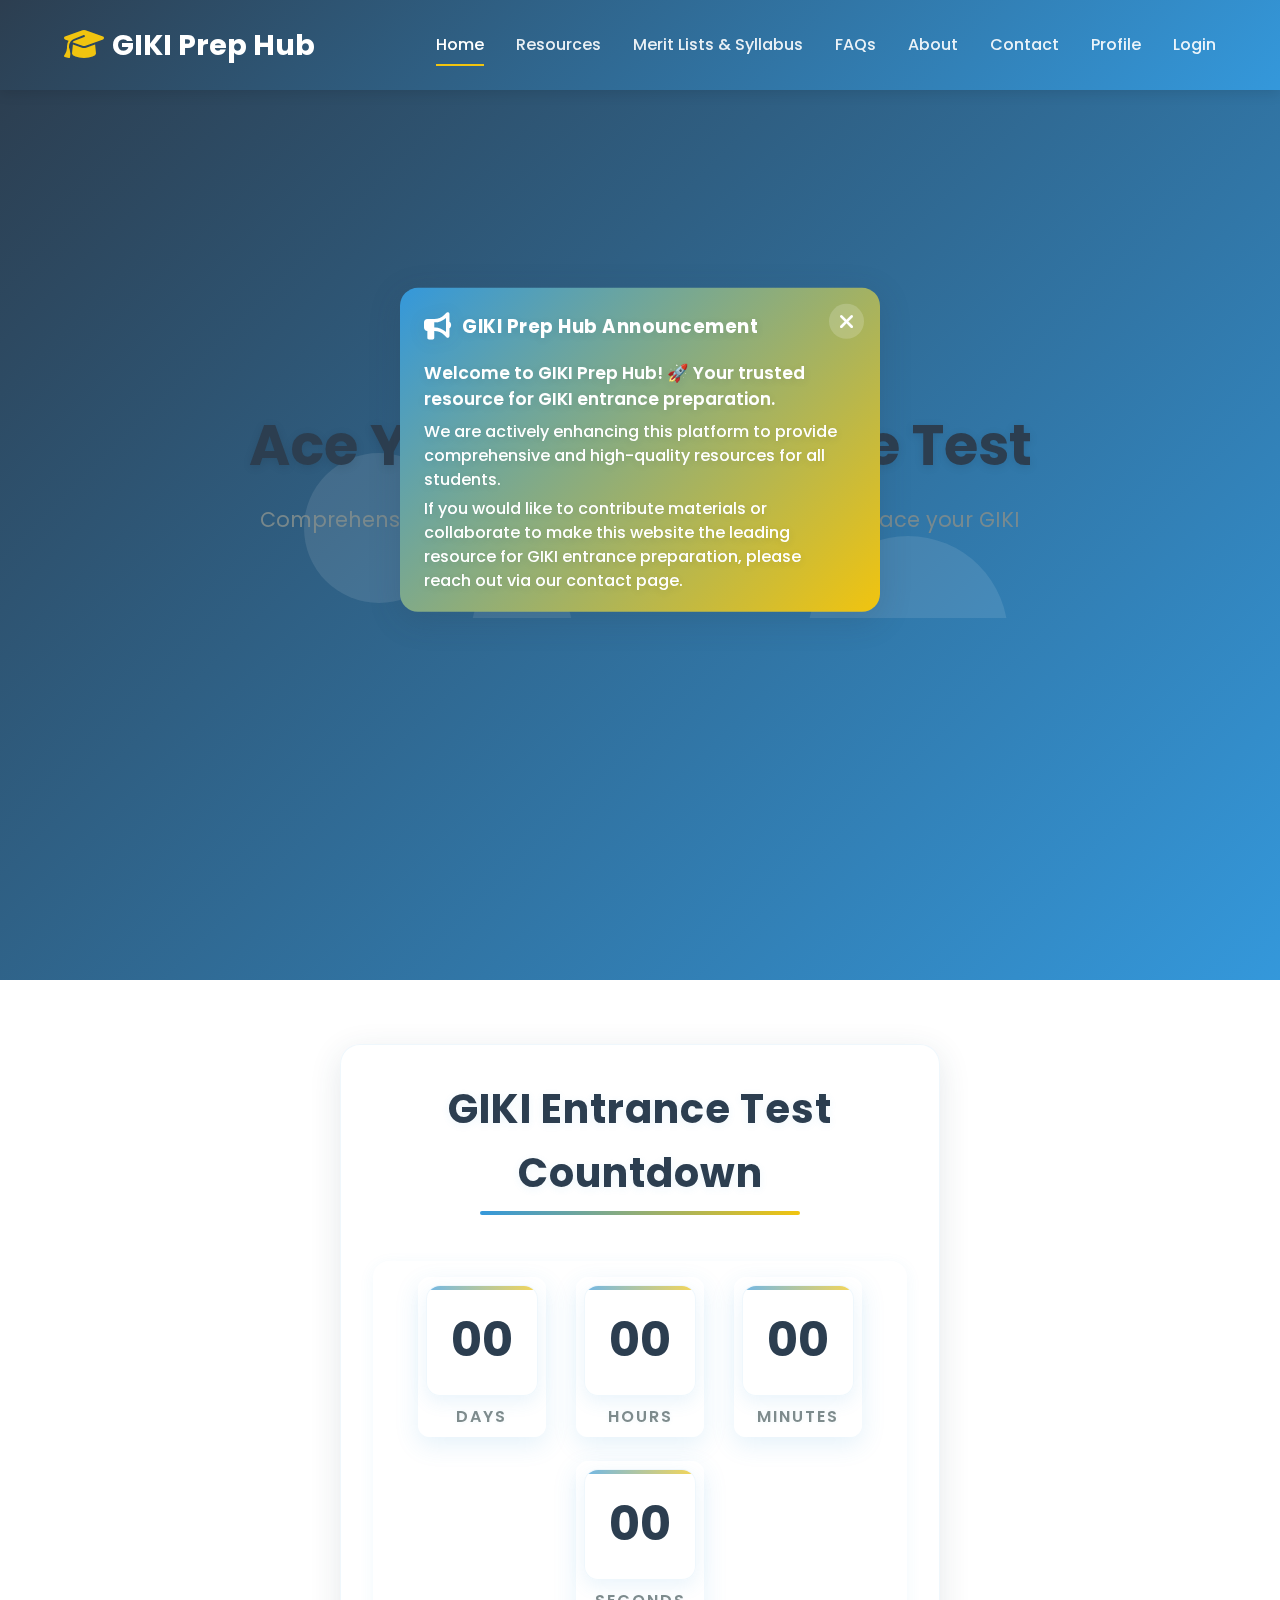
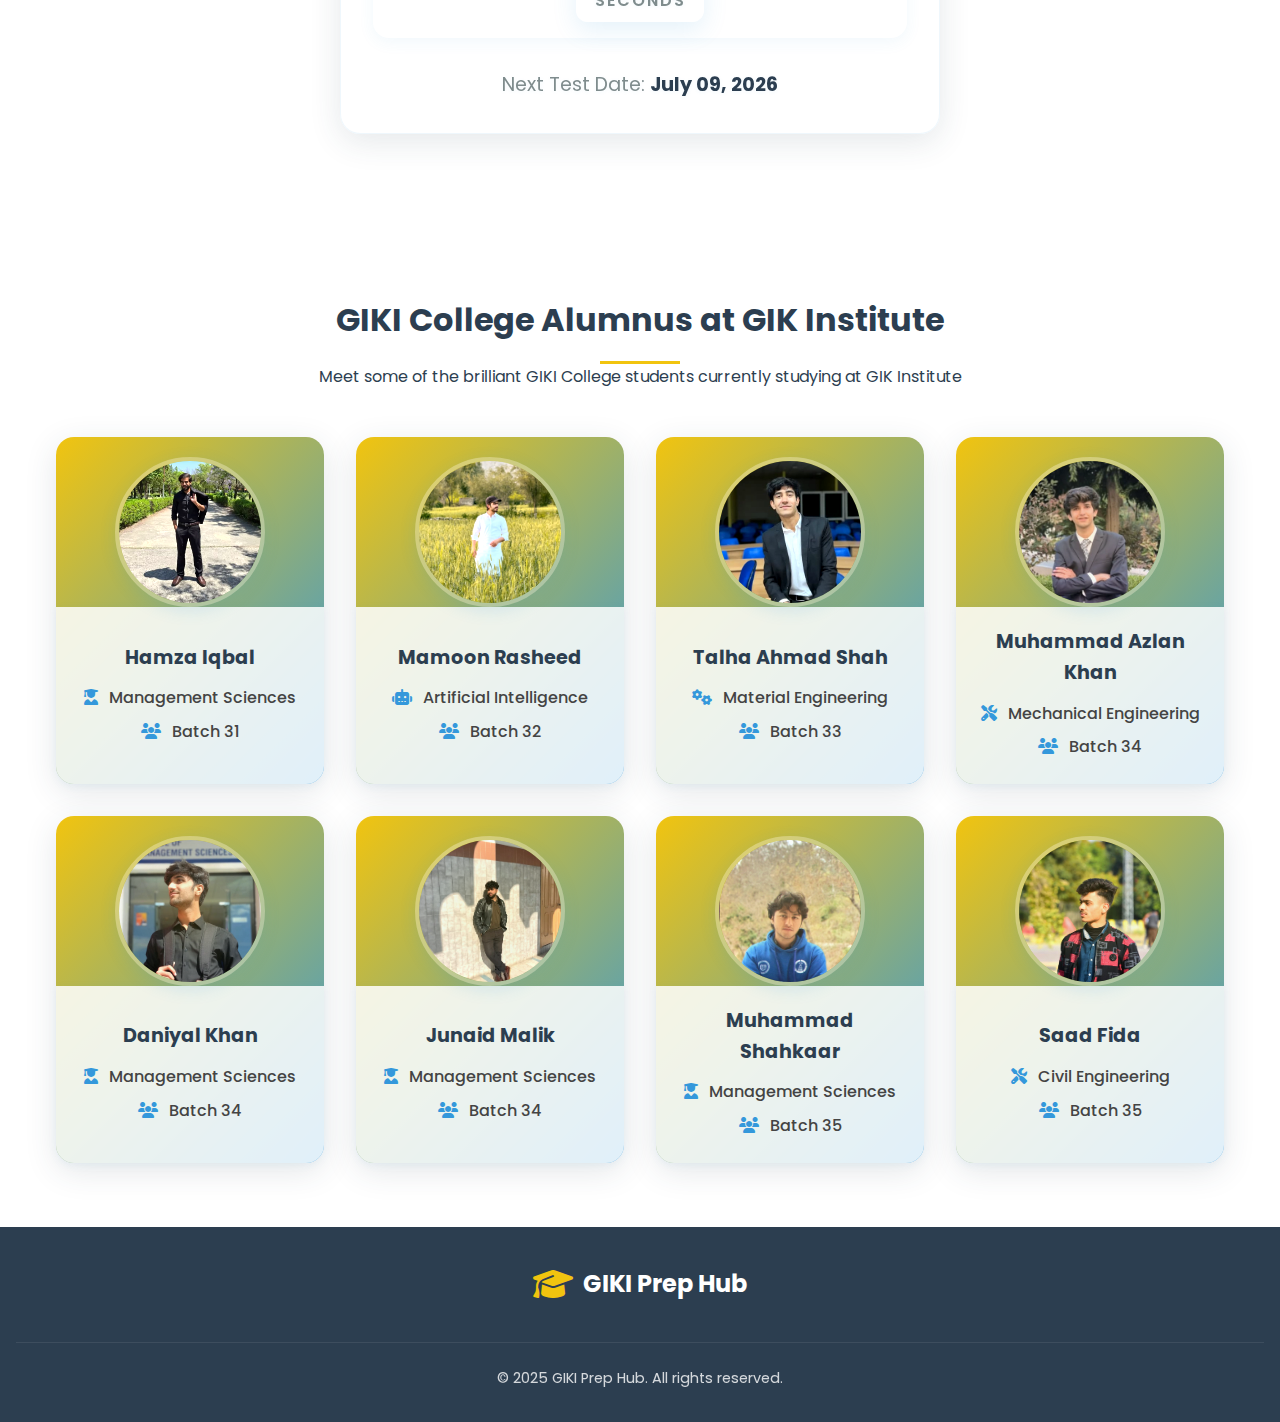
<file: index.html>
<!DOCTYPE html>
<html lang="en">
<head>
    <meta charset="UTF-8">
    <meta name="viewport" content="width=device-width, initial-scale=1.0">
    <title>GIKI Prep Hub - Your Gateway to Success</title>
    <link href="https://fonts.googleapis.com/css2?family=Poppins:wght@300;400;500;600;700&display=swap" rel="stylesheet">
    <link rel="stylesheet" href="https://cdnjs.cloudflare.com/ajax/libs/animate.css/4.1.1/animate.min.css"/>
    <link rel="stylesheet" href="https://cdnjs.cloudflare.com/ajax/libs/font-awesome/6.4.0/css/all.min.css">
    <link rel="stylesheet" href="css/style.css">
    <link rel="stylesheet" href="css/home.css">
</head>
<body>
    <!-- Notification Popup -->
    <div id="notification-popup" class="notification-popup animate__animated animate__fadeInDown">
        <div class="notification-content">
            <div class="notification-header">
                <i class="fas fa-bullhorn notification-icon"></i>
                <span class="notification-title">GIKI Prep Hub Announcement</span>
            </div>
            <div class="notification-messages">
                <span class="notification-message main-message">Welcome to GIKI Prep Hub! 🚀 Your trusted resource for GIKI entrance preparation.</span>
                <span class="notification-message">We are actively enhancing this platform to provide comprehensive and high-quality resources for all students.</span>
                <span class="notification-message">If you would like to contribute materials or collaborate to make this website the leading resource for GIKI entrance preparation, please reach out via our contact page.</span>
            </div>
        </div>
        <button class="notification-close" aria-label="Close notification" onclick="document.getElementById('notification-popup').style.display='none';"><i class="fas fa-times"></i></button>
    </div>
    <nav class="navbar animate__animated animate__fadeIn">
        <div class="logo">
            <span class="logo-icon"><i class="fas fa-graduation-cap"></i></span>
            <span>GIKI Prep Hub</span>
        </div>
        <div class="nav-links">
            <a href="index.html" class="active">Home</a>
            <a href="resources.html">Resources</a>
            <a href="merit-syllabus.html">Merit Lists & Syllabus</a>
            <a href="faq.html" class="active">FAQs</a>
            <a href="about.html">About</a>
            <a href="contact.html">Contact</a>
            <a href="profile.html">Profile</a>
            <a href="login.html">Login</a>
        </div>
        <button class="mobile-menu-btn">☰</button>
    </nav>
    
    <section class="hero-section">
        <div class="container">
            <div class="floating-elements">
                <div class="floating-element animate__animated animate__float"></div>
                <div class="floating-element animate__animated animate__float animate__delay-1s"></div>
                <div class="floating-element animate__animated animate__float animate__delay-2s"></div>
            </div>
            <div class="hero-content">
                <h1 class="animate__animated animate__fadeInDown">Ace Your GIKI Entrance Test</h1>
                <p class="animate__animated animate__fadeIn animate__delay-1s">Comprehensive collection of all the material you need to ace your GIKI Entrance Test</p>
            </div>
            <div class="scroll-indicator animate__animated animate__bounce animate__infinite">
                <i class="fas fa-chevron-down"></i>
            </div>
        </div>
    </section>
    <section class="students-section">


            <div class="countdown-container">
                <div class="countdown-title">GIKI Entrance Test Countdown</div>
                <div class="countdown-timer">
                    <div class="countdown-unit">
                        <span id="days" class="countdown-value">00</span>
                        <span class="countdown-label">Days</span>
                    </div>
                    <div class="countdown-unit">
                        <span id="hours" class="countdown-value">00</span>
                        <span class="countdown-label">Hours</span>
                    </div>
                    <div class="countdown-unit">
                        <span id="minutes" class="countdown-value">00</span>
                        <span class="countdown-label">Minutes</span>
                    </div>
                    <div class="countdown-unit">
                        <span id="seconds" class="countdown-value">00</span>
                        <span class="countdown-label">Seconds</span>
                    </div>
                </div>
                <p class="exam-date">Next Test Date: <strong>July 09, 2026</strong></p>
    </section>

    <section class="students-section">
    <div class="section-header animate__animated animate__fadeIn">
        <h2>GIKI College Alumnus at GIK Institute</h2>
        <div class="divider"></div>
        <p>Meet some of the brilliant GIKI College students currently studying at GIK Institute</p>
    </div>
    <div class="students-container">
        <!-- Student 1 -->
        <div class="student-card cool-card animate__animated animate__fadeInUp">
            <div class="student-image">
                <img src="assets/images/hamzaiqbal.jpg" alt="Hamza Iqbal" loading="lazy">
                
            </div>
            <div class="student-info">
                <h3>Hamza Iqbal</h3>
                <p class="department"><i class="fas fa-user-graduate"></i> Management Sciences</p>
                <p class="batch"><i class="fas fa-users"></i> Batch 31</p>
            </div>
        </div>

        <!-- Student 2 -->
        <div class="student-card cool-card animate__animated animate__fadeInUp">
            <div class="student-image">
                <img src="assets/images/mamoonrasheed.jpg" alt="Mamoon Rasheed" loading="lazy">
                
            </div>
            <div class="student-info">
                <h3>Mamoon Rasheed</h3>
                <p class="department"><i class="fas fa-robot"></i> Artificial Intelligence</p>
                <p class="batch"><i class="fas fa-users"></i> Batch 32</p>
            </div>
        </div>

        <!-- Student 3 -->
        <div class="student-card cool-card animate__animated animate__fadeInUp">
            <div class="student-image">
                <img src="assets/images/talhashah.jpg" alt="Talha Ahmad Shah" loading="lazy">
                
            </div>
            <div class="student-info">
                <h3>Talha Ahmad Shah</h3>
                <p class="department"><i class="fas fa-cogs"></i> Material Engineering</p>
                <p class="batch"><i class="fas fa-users"></i> Batch 33</p>
            </div>
        </div>

        <!-- Student 4 -->
        <div class="student-card cool-card animate__animated animate__fadeInUp">
            <div class="student-image">
                <img src="assets/images/Azlan.jpg" alt="Muhammad Azlan Khan" loading="lazy">
                <div class="student-glow"></div>
            </div>
            <div class="student-info">
                <h3>Muhammad Azlan Khan</h3>
                <p class="department"><i class="fas fa-tools"></i> Mechanical Engineering</p>
                <p class="batch"><i class="fas fa-users"></i> Batch 34</p>
            </div>
        </div>

        <!-- Student 5 -->
        <div class="student-card cool-card animate__animated animate__fadeInUp">
            <div class="student-image">
                <img src="assets/images/daniyalkhan.jpg" alt="Daniyal Khan" loading="lazy">
                <div class="student-glow"></div>
            </div>
            <div class="student-info">
                <h3>Daniyal Khan</h3>
                <p class="department"><i class="fas fa-user-graduate"></i> Management Sciences</p>
                <p class="batch"><i class="fas fa-users"></i> Batch 34</p>
            </div>
        </div>

        <!-- Student 6 -->
        <div class="student-card cool-card animate__animated animate__fadeInUp">
            <div class="student-image">
                <img src="assets/images/junaidmalik.jpg" alt="Junaid Malik" loading="lazy">
                <div class="student-glow"></div>
            </div>
            <div class="student-info">
                <h3>Junaid Malik</h3>
                <p class="department"><i class="fas fa-user-graduate"></i> Management Sciences</p>
                <p class="batch"><i class="fas fa-users"></i> Batch 34</p>
            </div>
        </div>

        <!-- Student 6 -->
        <div class="student-card cool-card animate__animated animate__fadeInUp">
            <div class="student-image">
                <img src="assets/images/MShahkaar.jpg" alt="Muhammad Shahkaar" loading="lazy">
                <div class="student-glow"></div>
            </div>
            <div class="student-info">
                <h3>Muhammad Shahkaar</h3>
                <p class="department"><i class="fas fa-user-graduate"></i> Management Sciences</p>
                <p class="batch"><i class="fas fa-users"></i> Batch 35</p>
            </div>
        </div>

        <!-- Student 7 -->
        <div class="student-card cool-card animate__animated animate__fadeInUp">
            <div class="student-image">
                <img src="assets/images/SaadFida.jpg" alt="Saad Fida" loading="lazy">
                <div class="student-glow"></div>
            </div>
            <div class="student-info">
                <h3>Saad Fida</h3>
                <p class="department"><i class="fas fa-tools"></i> Civil Engineering</p>
                <p class="batch"><i class="fas fa-users"></i> Batch 35</p>
            </div>
        </div>
    </div>
</section>


</section>

    <footer class="footer">
        <div class="footer-content">
            <div class="footer-logo">
                <span class="logo-icon"><i class="fas fa-graduation-cap"></i></span>
                <span>GIKI Prep Hub</span>
            </div>
        </div>
        <div class="footer-bottom">
            <p>&copy; 2025 GIKI Prep Hub. All rights reserved.</p>
        </div>
    </footer>

    <script src="js/main.js"></script>
    <script src="js/home.js"></script>
    <script src="js/timer.js"></script>
    <script src="js/faq.js"></script>
    <script src="js/signup.js"></script>
    <script src="js/profile-widget.js"></script>
</body>
</html>
</file>
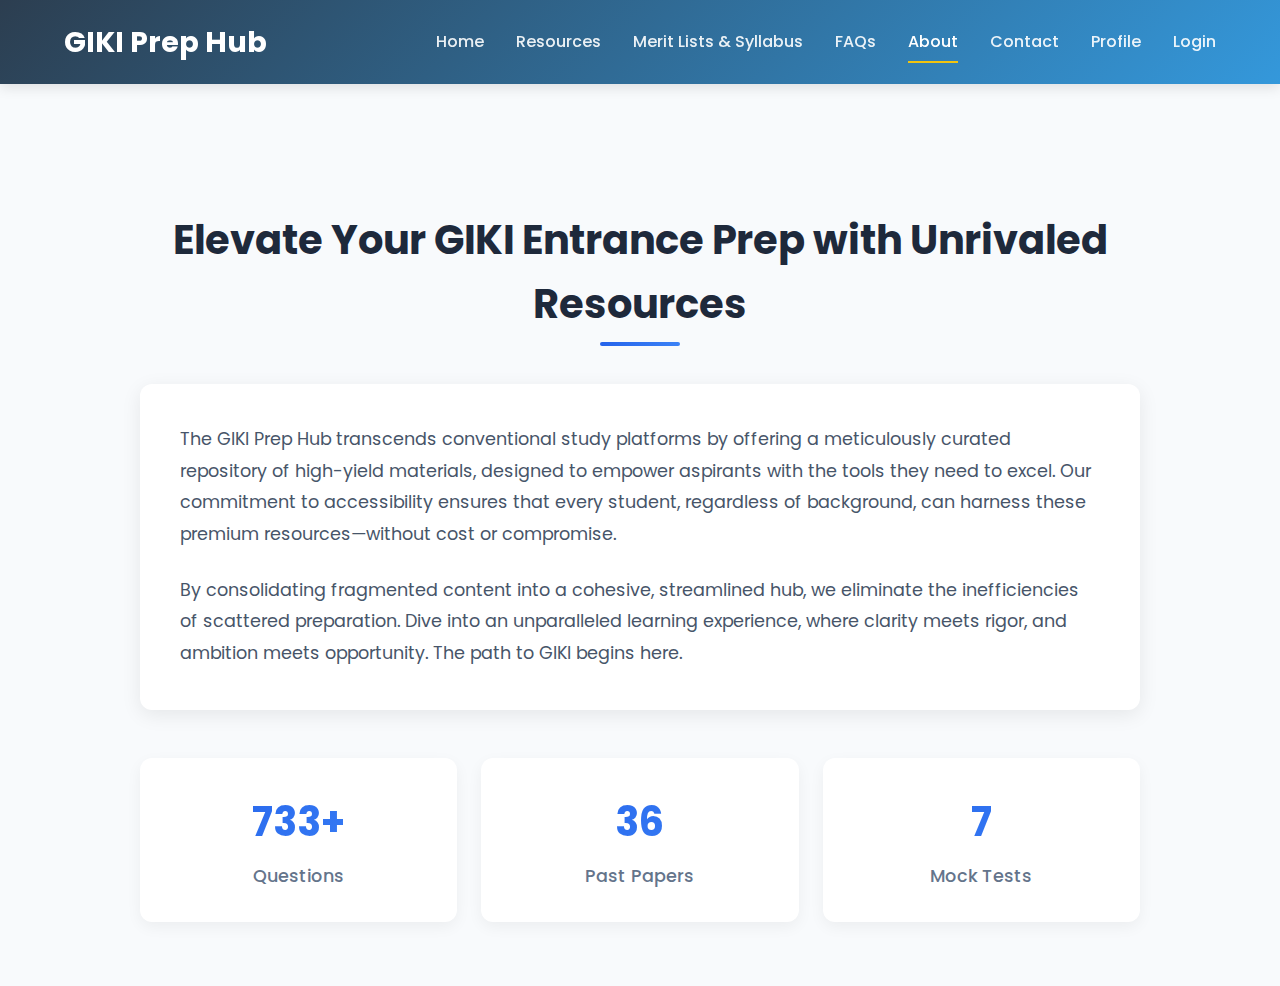
<file: about.html>
<!DOCTYPE html>
<html lang="en">
<head>
    <meta charset="UTF-8">
    <meta name="viewport" content="width=device-width, initial-scale=1.0">
    <title>About - GIKI Prep Hub</title>
    <link href="https://fonts.googleapis.com/css2?family=Poppins:wght@300;400;500;600;700&display=swap" rel="stylesheet">
    <link rel="stylesheet" href="css/style.css">
    <link rel="stylesheet" href="css/about.css">
    <link rel="stylesheet" href="css/resources.css">
    <link rel="stylesheet" href="css/contact.css">
    <link rel="stylesheet" href="css/creator.css">
</head>
<body>
    <nav class="navbar">
        <div class="logo">GIKI Prep Hub</div>
        <div class="nav-links">
            <a href="index.html">Home</a>
            <a href="resources.html">Resources</a>
            <a href="merit-syllabus.html">Merit Lists & Syllabus</a>
            <a href="faq.html" class="active">FAQs</a>
            <a href="about.html" class="active">About</a>
            <a href="contact.html">Contact</a>
            <a href="profile.html">Profile</a>
            <a href="login.html">Login</a>
        </div>
        <button class="mobile-menu-btn">☰</button>
    </nav>
    
    <section class="about-section">
        <div class="container">
            <h1>Elevate Your GIKI Entrance Prep with Unrivaled Resources</h1>
            <div class="about-content">
                <div class="about-text">
                    <p>The GIKI Prep Hub transcends conventional study platforms by offering a meticulously curated repository of high-yield materials, designed to empower aspirants with the tools they need to excel. Our commitment to accessibility ensures that every student, regardless of background, can harness these premium resources—without cost or compromise.</p>
                    <p>By consolidating fragmented content into a cohesive, streamlined hub, we eliminate the inefficiencies of scattered preparation. Dive into an unparalleled learning experience, where clarity meets rigor, and ambition meets opportunity. The path to GIKI begins here.
</p>
                </div>
                <div class="stats-grid">
                    <div class="stat-card">
                        <div class="stat-number">1000+</div>
                        <div class="stat-label">Questions</div>
                    </div>
                    <div class="stat-card">
                        <div class="stat-number">50+</div>
                        <div class="stat-label">Past Papers</div>
                    </div>
                    <div class="stat-card">
                        <div class="stat-number">10+</div>
                        <div class="stat-label">Mock Tests</div>
                    </div>
                </div>
            </div>
        </div>
    </section>

    <script src="js/about.js"></script>
    <script src="js/main.js"></script>
    <script src="js/profile-widget.js"></script>
</body>
</html>
</file>
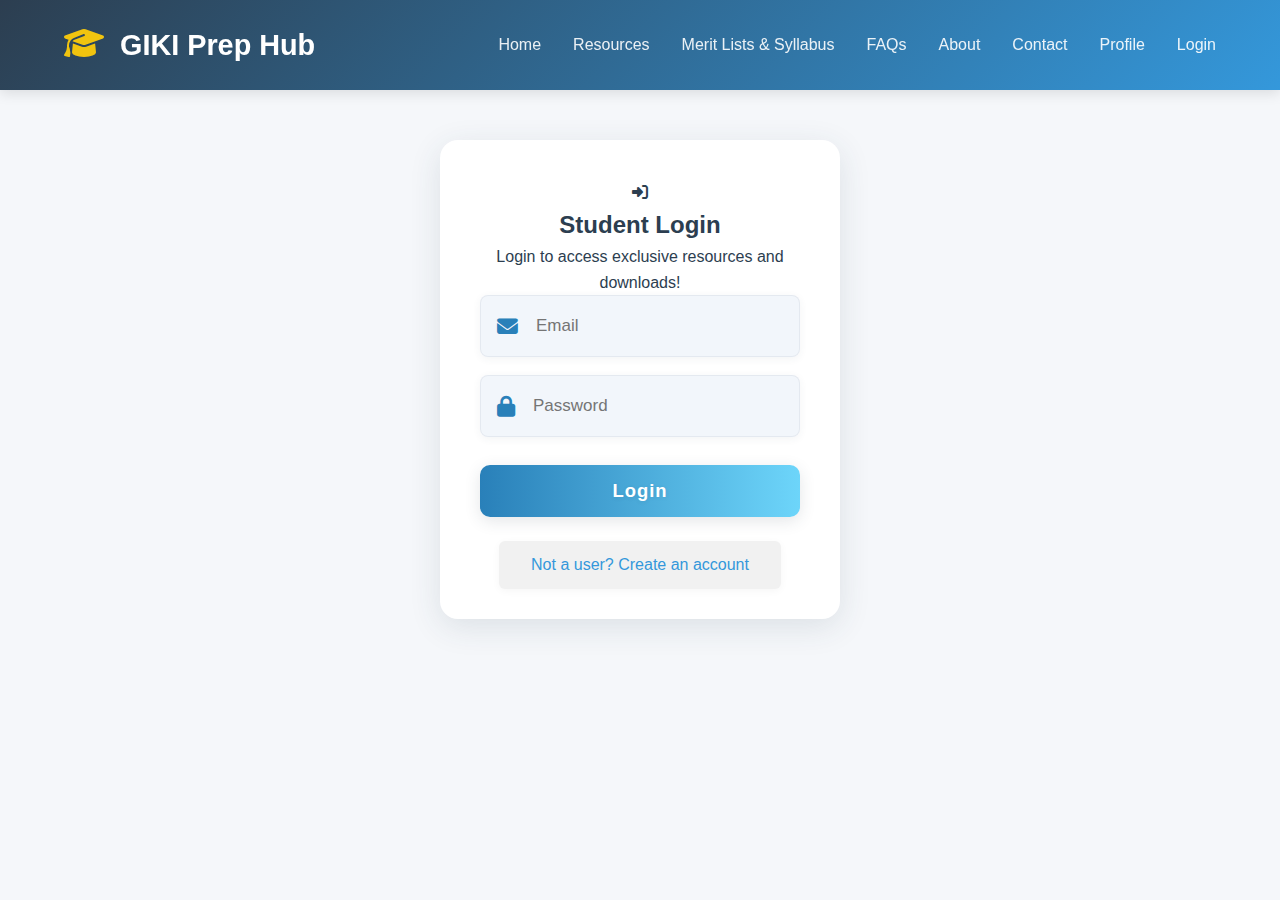
<file: login.html>
<!DOCTYPE html>
<html lang="en">
<head>
    <meta charset="UTF-8">
    <meta name="viewport" content="width=device-width, initial-scale=1.0">
    <title>Login - GIKI Prep Hub</title>
    <link rel="stylesheet" href="css/style.css">
    <link rel="stylesheet" href="css/signup.css">
    <link rel="stylesheet" href="css/home.css">
    <link rel="stylesheet" href="https://cdnjs.cloudflare.com/ajax/libs/font-awesome/6.4.0/css/all.min.css">
    <link rel="stylesheet" href="https://cdnjs.cloudflare.com/ajax/libs/animate.css/4.1.1/animate.min.css"/>
</head>
<body>
    <div id="toast-notification" class="toast-notification" style="display:none;">
        <span id="toast-message"></span>
        <button class="toast-close" aria-label="Close notification">&times;</button>
    </div>
    <nav class="navbar animate__animated animate__fadeIn">
        <div class="logo">
            <span class="logo-icon"><i class="fas fa-graduation-cap"></i></span>
            <span>GIKI Prep Hub</span>
        </div>
        <div class="nav-links">
            <a href="index.html">Home</a>
            <a href="resources.html">Resources</a>
            <a href="merit-syllabus.html">Merit Lists & Syllabus</a>
            <a href="faq.html">FAQs</a>
            <a href="about.html">About</a>
            <a href="contact.html">Contact</a>
            <a href="profile.html">Profile</a>
            <a href="login.html">Login</a>
        </div>
        <button class="mobile-menu-btn">☰</button>
    </nav>
    <section id="login" class="animate__animated animate__fadeInDown">
        <div class="signup-header">
            <span class="signup-icon"><i class="fas fa-sign-in-alt"></i></span>
            <h2>Student Login</h2>
            <p class="signup-desc">Login to access exclusive resources and downloads!</p>
        </div>
        <form id="signupForm">
            <div class="input-group">
                <span class="input-icon"><i class="fas fa-envelope"></i></span>
                <input type="email" name="email" placeholder="Email" required>
            </div>
            <div class="input-group">
                <span class="input-icon"><i class="fas fa-lock"></i></span>
                <input type="password" name="password" placeholder="Password" required>
            </div>
            <button type="submit" class="animate__animated animate__pulse animate__infinite">Login</button>
        </form>
        <div style="text-align:center; margin-top:1.5rem;">
            <a href="signup.html" class="btn btn-secondary" style="padding:0.7rem 2rem; font-size:1rem; border-radius:6px; background:#f1f1f1; color:#3498db; border:none; text-decoration:none; box-shadow:0 2px 8px rgba(0,0,0,0.04); transition:background 0.2s;">Not a user? Create an account</a>
        </div>
        <div id="loginMessage"></div>
    </section>
    <script src="js/login.js"></script>
</body>
</html>
</file>
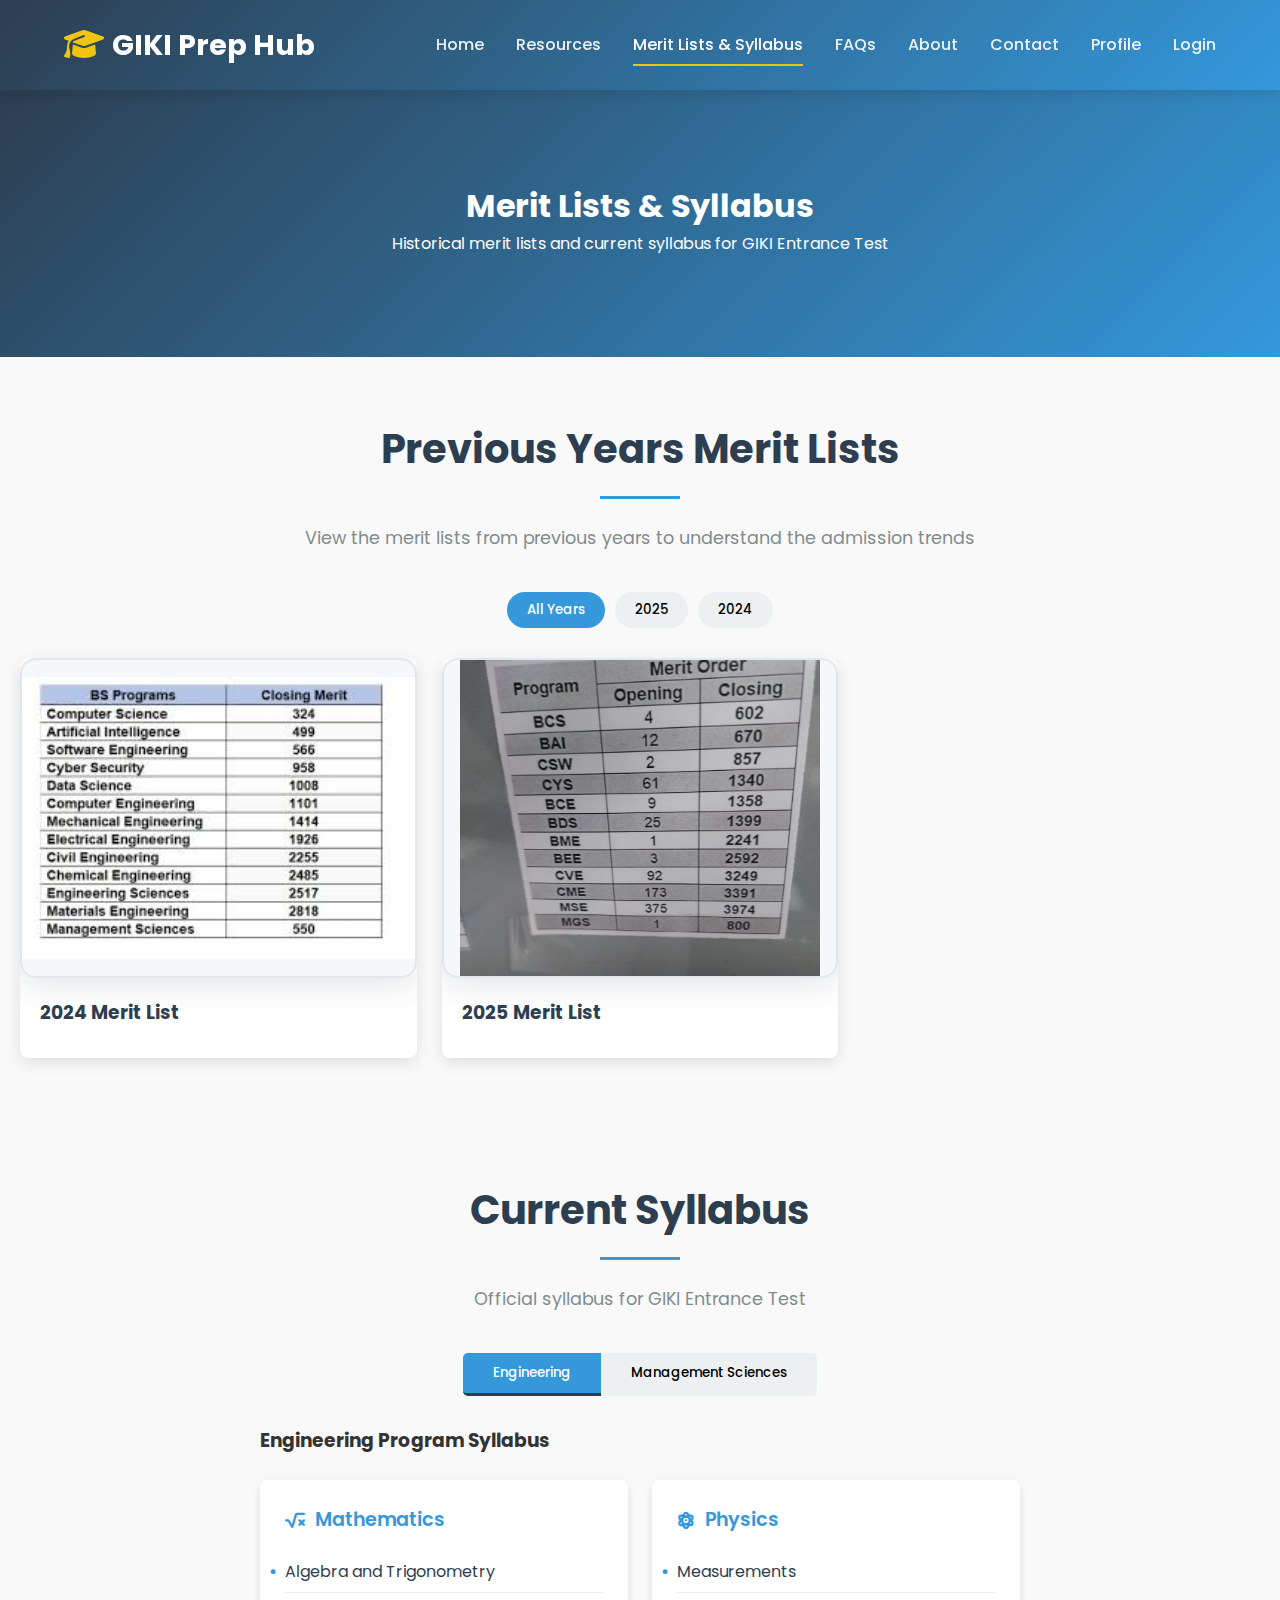
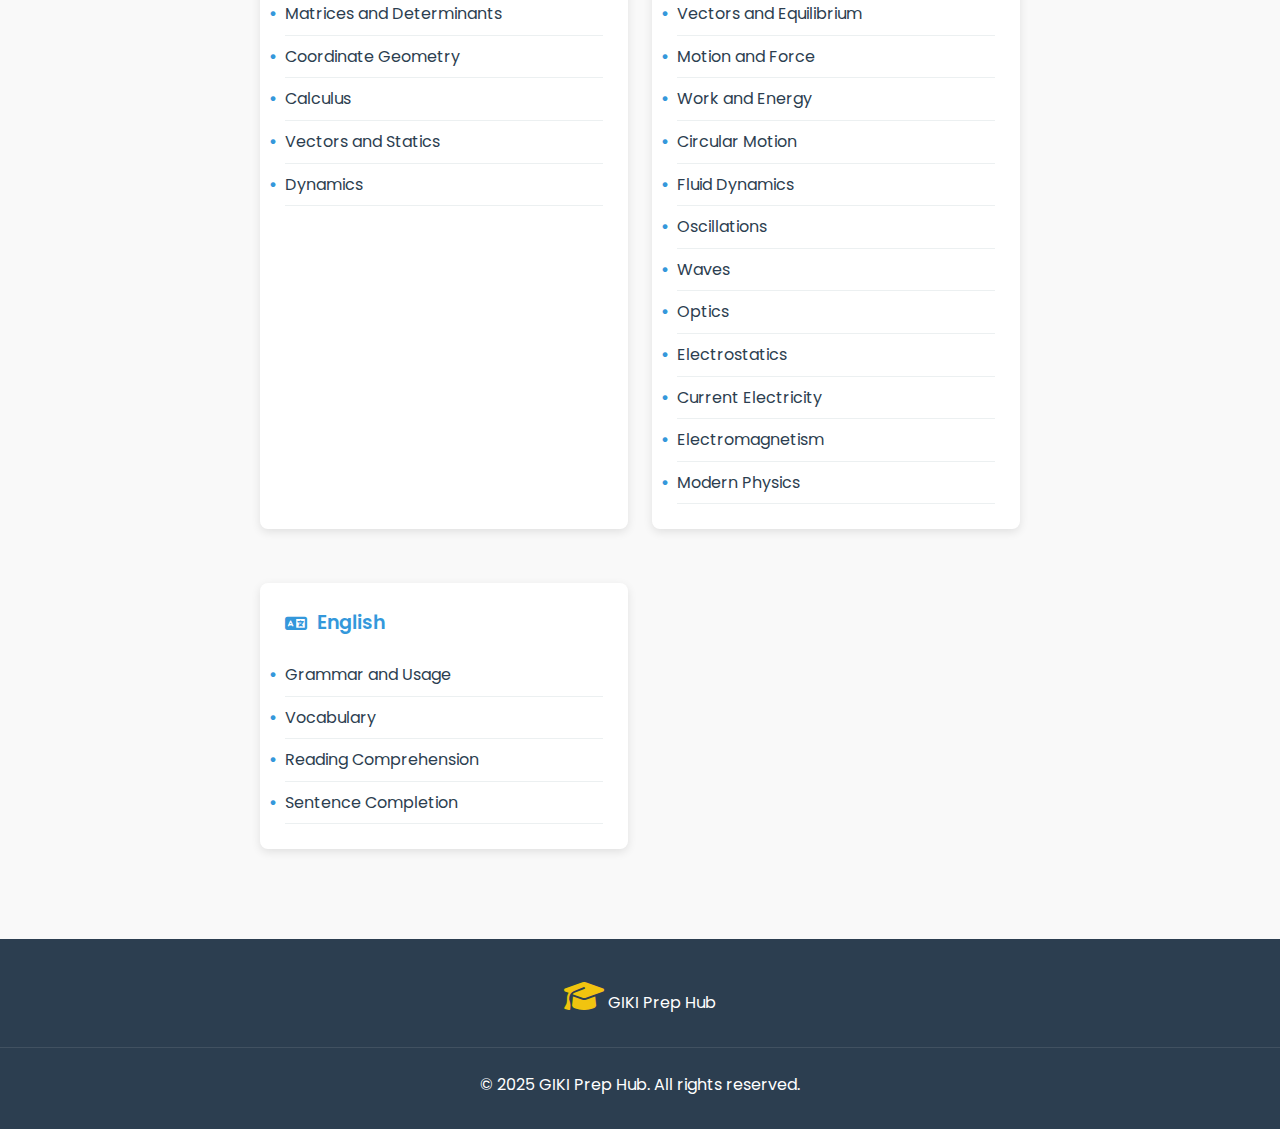
<file: merit-syllabus.html>
<!DOCTYPE html>
<html lang="en">
<head>
    <meta charset="UTF-8">
    <meta name="viewport" content="width=device-width, initial-scale=1.0">
    <title>Merit Lists & Syllabus - GIKI Prep Hub</title>
    <link href="https://fonts.googleapis.com/css2?family=Poppins:wght@300;400;500;600;700&display=swap" rel="stylesheet">
    <link rel="stylesheet" href="https://cdnjs.cloudflare.com/ajax/libs/animate.css/4.1.1/animate.min.css"/>
    <link rel="stylesheet" href="https://cdnjs.cloudflare.com/ajax/libs/font-awesome/6.4.0/css/all.min.css">
    <link rel="stylesheet" href="css/style.css">
    <link rel="stylesheet" href="css/merit-syllabus.css">
</head>
<body>
    <nav class="navbar animate__animated animate__fadeIn">
        <div class="logo">
            <span class="logo-icon"><i class="fas fa-graduation-cap"></i></span>
            <span>GIKI Prep Hub</span>
        </div>
        <div class="nav-links">
            <a href="index.html">Home</a>
            <a href="resources.html">Resources</a>
            <a href="merit-syllabus.html" class="active">Merit Lists & Syllabus</a>
            <a href="faq.html" class="active">FAQs</a>
            <a href="about.html">About</a>
            <a href="contact.html">Contact</a>
            <a href="profile.html">Profile</a>
            <a href="login.html">Login</a>
        </div>
        <button class="mobile-menu-btn">☰</button>
    </nav>
    
    <section class="merit-hero-section">
        <div class="container">
            <div class="hero-content">
                <h1 class="animate__animated animate__fadeInDown">Merit Lists & Syllabus</h1>
                <p class="animate__animated animate__fadeIn animate__delay-1s">Historical merit lists and current syllabus for GIKI Entrance Test</p>
            </div>
        </div>
    </section>

    <section class="merit-section">
        <div class="section-header animate__animated animate__fadeIn">
            <h2>Previous Years Merit Lists</h2>
            <div class="divider"></div>
            <p>View the merit lists from previous years to understand the admission trends</p>
        </div>
        
        <div class="year-selector">
            <button class="year-btn active" data-year="all">All Years</button>
            <button class="year-btn" data-year="2025">2025</button>
            <button class="year-btn" data-year="2024">2024</button>
        </div>
        
        <div class="merit-container">
            <!-- Merit lists will be loaded here by JavaScript -->
        </div>
    </section>

    <section class="syllabus-section">
        <div class="section-header animate__animated animate__fadeIn">
            <h2>Current Syllabus</h2>
            <div class="divider"></div>
            <p>Official syllabus for GIKI Entrance Test</p>
        </div>
        
        <div class="syllabus-tabs">
            <button class="tab-btn active" data-tab="engineering">Engineering</button>
            <button class="tab-btn" data-tab="management">Management Sciences</button>
        </div>
        
        <div class="syllabus-content">
            <div class="tab-content active" id="engineering">
                <h3>Engineering Program Syllabus</h3>
                <div class="syllabus-grid">
                    <div class="syllabus-subject">
                        <h4><i class="fas fa-square-root-alt"></i> Mathematics</h4>
                        <ul>
                            <li>Algebra and Trigonometry</li>
                            <li>Matrices and Determinants</li>
                            <li>Coordinate Geometry</li>
                            <li>Calculus</li>
                            <li>Vectors and Statics</li>
                            <li>Dynamics</li>
                        </ul>
                    </div>
                    <div class="syllabus-subject">
                        <h4><i class="fas fa-atom"></i> Physics</h4>
                        <ul>
                            <li>Measurements</li>
                            <li>Vectors and Equilibrium</li>
                            <li>Motion and Force</li>
                            <li>Work and Energy</li>
                            <li>Circular Motion</li>
                            <li>Fluid Dynamics</li>
                            <li>Oscillations</li>
                            <li>Waves</li>
                            <li>Optics</li>
                            <li>Electrostatics</li>
                            <li>Current Electricity</li>
                            <li>Electromagnetism</li>
                            <li>Modern Physics</li>
                        </ul>
                    </div>
                    <div class="syllabus-subject">
                        <h4><i class="fas fa-language"></i> English</h4>
                        <ul>
                            <li>Grammar and Usage</li>
                            <li>Vocabulary</li>
                            <li>Reading Comprehension</li>
                            <li>Sentence Completion</li>
                        </ul>
                    </div>
                </div>
            </div>
            <div class="tab-content" id="management">
                <h3>Management Sciences Syllabus</h3>
                <div class="syllabus-grid">
                    <div class="syllabus-subject">
                        <h4><i class="fas fa-calculator"></i> Arithmetic & Logical Reasoning</h4>
                        <ul>
                            <li>Basic Arithmetic Operations</li>
                            <li>Percentage, Ratio and Proportion</li>
                            <li>Profit and Loss</li>
                            <li>Interest Calculations</li>
                            <li>Data Interpretation</li>
                            <li>Logical Sequences</li>
                            <li>Pattern Recognition</li>
                            <li>Verbal Reasoning</li>
                        </ul>
                    </div>
                    <div class="syllabus-subject">
                        <h4><i class="fas fa-language"></i> English</h4>
                        <ul>
                            <li>Grammar and Usage</li>
                            <li>Vocabulary</li>
                            <li>Reading Comprehension</li>
                            <li>Sentence Completion</li>
                            <li>Business Communication</li>
                        </ul>
                    </div>
                </div>
            </div>
        </div>
    </section>

    <footer class="footer">
        <div class="footer-content">
            <div class="footer-logo">
                <span class="logo-icon"><i class="fas fa-graduation-cap"></i></span>
                <span>GIKI Prep Hub</span>
            </div>
        </div>
        <div class="footer-bottom">
            <p>&copy; 2025 GIKI Prep Hub. All rights reserved.</p>
        </div>
    </footer>

    <script src="js/main.js"></script>
    <script src="js/merit-syllabus.js"></script>
    <script src="js/profile-widget.js"></script>
</body>
</html>
</file>
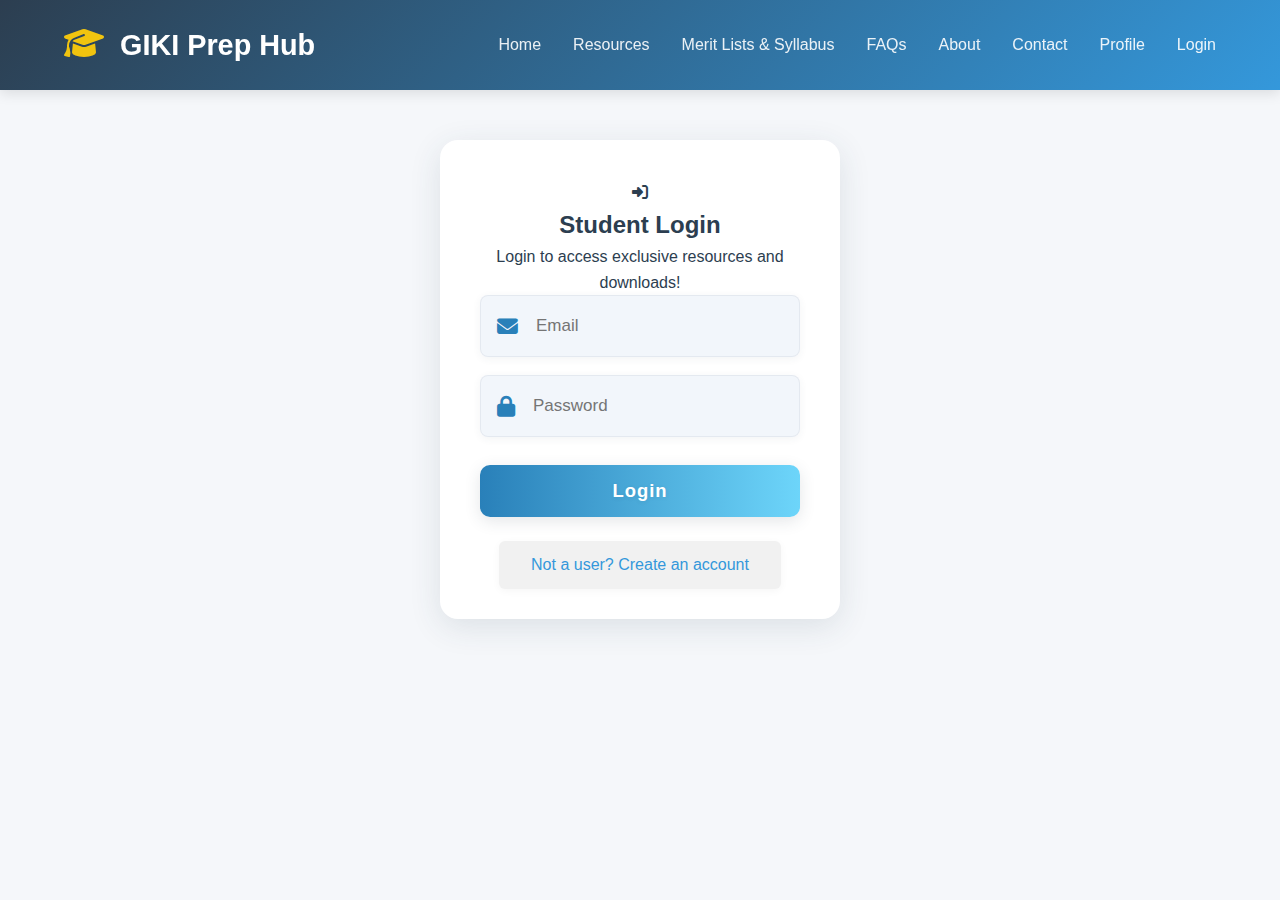
<file: profile.html>
<!DOCTYPE html>
<html lang="en">
<head>
    <meta charset="UTF-8">
    <meta name="viewport" content="width=device-width, initial-scale=1.0">
    <title>User Profile - GIKI Prep Hub</title>
    <link rel="stylesheet" href="css/style.css">
    <link rel="stylesheet" href="css/creator.css">
    <link rel="stylesheet" href="css/home.css">
</head>
<body>
    <nav class="navbar">
        <div class="logo">
            <span class="logo-icon"><i class="fas fa-graduation-cap"></i></span>
            <span>GIKI Prep Hub</span>
        </div>
        <ul class="nav-links">
            <li><a href="index.html">Home</a></li>
            <li><a href="resources.html">Resources</a></li>
            <li><a href="merit-syllabus.html">Merit & Syllabus</a></li>
            <li><a href="faq.html">FAQ</a></li>
            <li><a href="about.html">About</a></li>
            <li><a href="contact.html">Contact</a></li>
            <a href="profile.html">Profile</a>
            <a href="login.html">Login</a>
        </ul>
    </nav>
    <main class="profile-container card">
        <h2 class="section-title">Your Profile</h2>
        <div class="profile-card card-content">
            <div class="profile-flex">
                <img id="profile-pic" src="" alt="Profile Picture" class="profile-img" />
                <div class="profile-info">
                    <p><strong>Name:</strong> <span id="profile-name"></span></p>
                    <p><strong>Email:</strong> <span id="profile-email"></span></p>
                </div>
            </div>
        </div>
        <button id="logout-btn" class="btn btn-primary">Logout</button>
    </main>
    <script src="js/profile.js"></script>
</body>
</html>
</file>
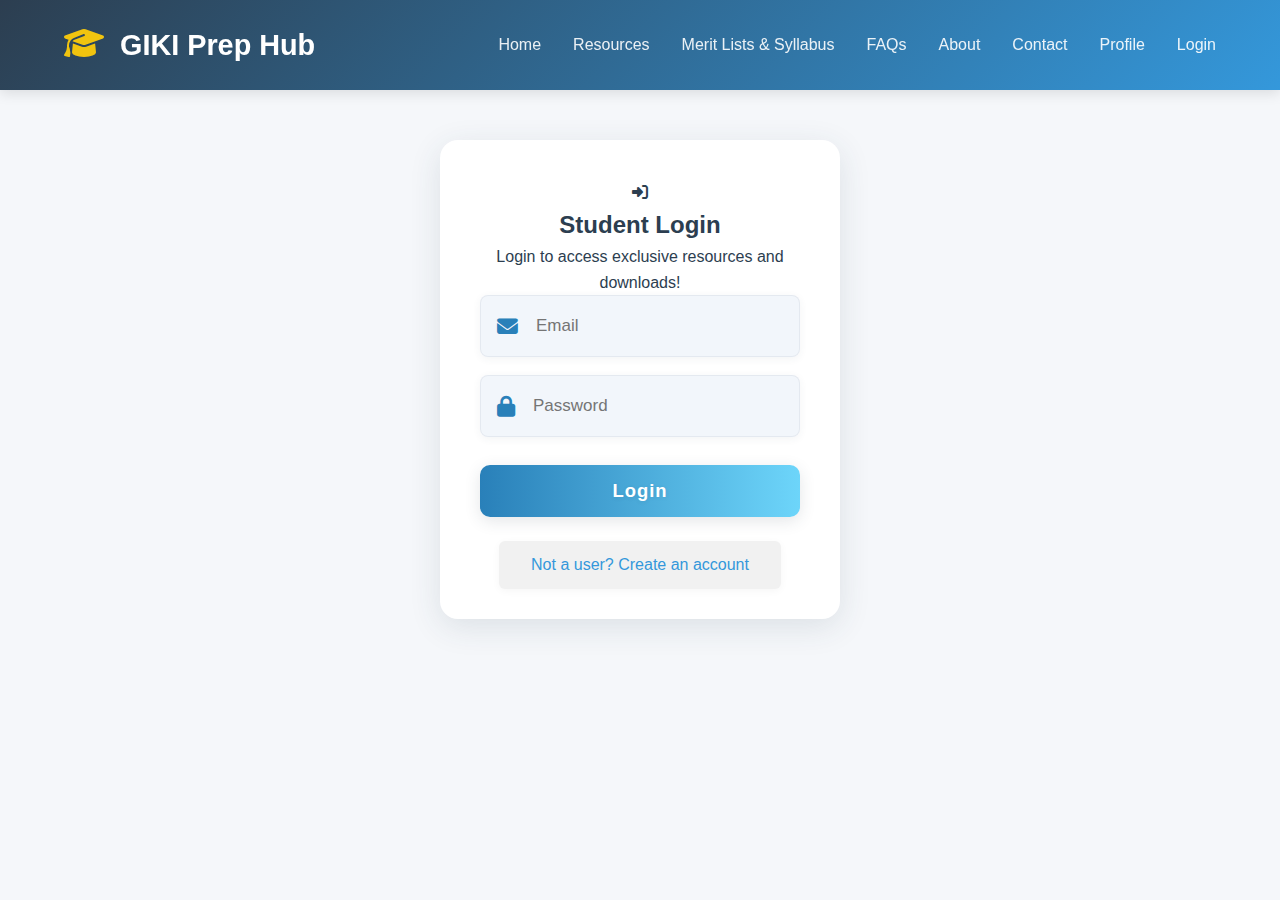
<file: resources.html>
<!DOCTYPE html>
<html lang="en">
<head>
    <meta charset="UTF-8">
    <meta name="viewport" content="width=device-width, initial-scale=1.0">
    <title>Resources - GIKI Prep Hub</title>
    <link href="https://fonts.googleapis.com/css2?family=Poppins:wght@300;400;500;600;700&display=swap" rel="stylesheet">
    <link rel="stylesheet" href="https://cdnjs.cloudflare.com/ajax/libs/font-awesome/6.4.0/css/all.min.css">
    <link rel="stylesheet" href="css/style.css">
    <link rel="stylesheet" href="css/resources.css">
    <link rel="stylesheet" href="css/about.css">
    <link rel="stylesheet" href="css/contact.css">
</head>
<body>
    <script>
    // Redirect to login if not signed up or logged in
    if (!localStorage.getItem('student_token')) {
        window.location.replace('login.html');
    }
    </script>
    <nav class="navbar">
        <div class="logo">GIKI Prep Hub</div>
        <div class="nav-links">
            <a href="index.html">Home</a>
            <a href="resources.html" class="active">Resources</a>
            <a href="merit-syllabus.html">Merit Lists & Syllabus</a>
            <a href="faq.html" class="active">FAQs</a>
            <a href="about.html">About</a>
            <a href="contact.html">Contact</a>
            <a href="profile.html">Profile</a>
            <a href="login.html">Login</a>
        </div>
        <button class="mobile-menu-btn">☰</button>
    </nav>
    
    <section class="resources-section">
        <div class="container">
            <h1>Study Resources</h1>
            <div class="resource-tabs">
                <button class="tab-button active" data-tab="tpp">Topical Practice Questions</button>
                <button class="tab-button" data-tab="lectures">Lectures</button>
                <button class="tab-button" data-tab="websites">Helpful Websites</button>
                <button class="tab-button" data-tab="past-papers">Past Papers</button>
            </div>
            
            <div class="resource-content">
                <!-- Topical Practice Questions Section -->
                <div id="tpp" class="tab-content active">
                    <h2>Topical Practice Questions</h2>
                    <div class="resource-grid">
                <div id="login-notification" class="notification-popup" style="display:none;">
                    <div class="notification-content">
                        <div class="notification-header">
                            <i class="fas fa-exclamation-circle notification-icon"></i>
                            <span class="notification-title">Login Required</span>
                        </div>
                        <div class="notification-messages">
                            <span class="notification-message main-message">You must be logged in to access resources.</span>
                            <span class="notification-message">Please login or create an account to continue.</span>
                        </div>
                    </div>
                    <button class="notification-close" aria-label="Close notification"><i class="fas fa-times"></i></button>
                    <div class="notification-actions">
                        <a href="login.html" class="btn">Login</a>
                        <a href="signup.html" class="btn">Signup</a>
                    </div>
                </div>
                <script>
                // Check login status and show styled notification
                if (!localStorage.getItem('student_token')) {
                    document.getElementById('login-notification').style.display = 'flex';
                    document.body.style.overflow = 'hidden';
                    document.querySelector('.notification-close').onclick = function() {
                        document.getElementById('login-notification').style.display = 'none';
                        document.body.style.overflow = '';
                    };
                }
                </script>
                        <div class="resource-card best-card">
                            <div class="resource-icon"><i class="fas fa-atom"></i></div>
                            <h3>Physics</h3>
                            <p>Physics to the point Material for GIKI Engineering Prep</p>
                            <a href="#" class="resource-link"><i class="fas fa-download"></i> Download</a>
                        </div>
                        <div class="resource-card best-card">
                            <div class="resource-icon"><i class="fas fa-square-root-alt"></i></div>
                            <h3>Mathematics</h3>
                            <p>Mathematics to the point Material for GIKI Engineering Prep</p>
                            <a href="#" class="resource-link"><i class="fas fa-download"></i> Download</a>
                        </div>
                        <div class="resource-card best-card">
                            <div class="resource-icon"><i class="fas fa-language"></i></div>
                            <h3>English</h3>
                            <p>English to the point Material for GIKI Engineering Prep</p>
                            <a href="#" class="resource-link"><i class="fas fa-download"></i> Download</a>
                        </div>
                        <div class="resource-card best-card">
                            <div class="resource-icon"><i class="fas fa-file-alt"></i></div>
                            <h3>English Past Papers</h3>
                            <p>English language proficiency test papers</p>
                            <a href="#" class="resource-link"><i class="fas fa-download"></i> Download</a>
                        </div>
                    </div>
                </div>

                <!-- Lectures Section -->
                <div id="lectures" class="tab-content">
                    <h2>Lectures</h2>
                    <div class="resource-grid">
                        <div class="resource-card best-card">
                            <div class="resource-icon"><i class="fas fa-video"></i></div>
                            <h3>Physics Lectures</h3>
                            <p>Comprehensive video lectures for Physics preparation</p>
                            <a href="#" class="resource-link"><i class="fas fa-play-circle"></i> Watch Now</a>
                        </div>
                        <div class="resource-card best-card">
                            <div class="resource-icon"><i class="fas fa-chalkboard-teacher"></i></div>
                            <h3>Mathematics Lectures</h3>
                            <p>Step-by-step math problem solving videos</p>
                            <a href="#" class="resource-link"><i class="fas fa-play-circle"></i> Watch Now</a>
                        </div>
                        <div class="resource-card best-card">
                            <div class="resource-icon"><i class="fas fa-book"></i></div>
                            <h3>English Lectures</h3>
                            <p>English proficiency and test preparation videos</p>
                            <a href="#" class="resource-link"><i class="fas fa-play-circle"></i> Watch Now</a>
                        </div>
                        <div class="resource-card best-card">
                            <div class="resource-icon"><i class="fas fa-brain"></i></div>
                            <h3>IQ Lectures</h3>
                            <p>Intelligence test preparation and practice</p>
                            <a href="#" class="resource-link"><i class="fas fa-play-circle"></i> Watch Now</a>
                        </div>
                    </div>
                </div>

                <!-- Helpful Websites Section -->
                <div id="websites" class="tab-content">
                    <h2>Top Helpful Websites</h2>
                    <div class="resource-grid">
                        <div class="resource-card best-card">
                            <div class="resource-icon"><i class="fas fa-graduation-cap"></i></div>
                            <h3>Khan Academy</h3>
                            <p>Free online courses for math and science</p>
                            <a href="https://www.khanacademy.org/" target="_blank" class="resource-link"><i class="fas fa-external-link-alt"></i> Visit</a>
                        </div>
                        <div class="resource-card best-card">
                            <div class="resource-icon"><i class="fas fa-calculator"></i></div>
                            <h3>Paul's Online Math Notes</h3>
                            <p>Excellent math resource with tutorials</p>
                            <a href="https://tutorial.math.lamar.edu/" target="_blank" class="resource-link"><i class="fas fa-external-link-alt"></i> Visit</a>
                        </div>
                        <div class="resource-card best-card">
                            <div class="resource-icon"><i class="fas fa-chart-line"></i></div>
                            <h3>IndiaBix (Best for Management Sciences Prep)</h3>
                            <p>Aptitude questions and answers for your placement interviews and competitive exams!</p>
                            <a href="https://www.indiabix.com/" target="_blank" class="resource-link"><i class="fas fa-external-link-alt"></i> Visit</a>
                        </div>
                        <div class="resource-card best-card">
                            <div class="resource-icon"><i class="fas fa-calculator"></i></div>
                            <h3>GIKI Aggregate Calculator</h3>
                            <p>Calculate your GIKI Entrance Test Aggregate based on Last Year's merit list</p>
                            <a href="https://shahkaargul.github.io/GIKIAggregateCalc/" target="_blank" class="resource-link"><i class="fas fa-external-link-alt"></i> Visit</a>
                        </div>
                    </div>
                </div>

                <!-- Past Papers Section -->
                <div id="past-papers" class="tab-content">
                    <h2>Past Papers Collection</h2>
                    <div class="past-papers-grid">
                        <div class="past-paper-card" data-year="2023">
                            <div class="paper-icon"><i class="fas fa-file-pdf"></i></div>
                            <h3>2023 GIKI - Past Paper</h3>
                            <div class="paper-details">
                                <span class="detail"><i class="fas fa-calendar"></i> 2023</span>
                                <span class="detail"><i class="fas fa-file-alt"></i> Engineering</span>
                            </div>
                            <a href="https://drive.google.com/file/d/1bTxcoxFJApBHbDBL-yt6er023voiGFS8/view" class="resource-link"><i class="fas fa-download"></i> Download PDF</a>
                        </div>
                        
                        <div class="past-paper-card" data-year="2022">
                            <div class="paper-icon"><i class="fas fa-file-pdf"></i></div>
                            <h3>2010 GIKI - Past Paper</h3>
                            <div class="paper-details">
                                <span class="detail"><i class="fas fa-calendar"></i> 2010</span>
                                <span class="detail"><i class="fas fa-file-alt"></i> Engineering</span>
                            </div>
                            <a href="https://drive.google.com/file/d/1GVt-Z0pJK6yPB-HCc0lG6PgFjkpywXVs/view" class="resource-link"><i class="fas fa-download"></i> Download PDF</a>
                        </div>
                        
                        <div class="past-paper-card" data-year="2021">
                            <div class="paper-icon"><i class="fas fa-file-pdf"></i></div>
                            <h3>2016 GIKI - Past Paper</h3>
                            <div class="paper-details">
                                <span class="detail"><i class="fas fa-calendar"></i> 2016</span>
                                <span class="detail"><i class="fas fa-file-alt"></i> Math & Physics </span>
                            </div>
                            <a href="https://drive.google.com/file/d/12XY87QFJu6E9kWb9lD2SwZ8QyadltylW/view" class="resource-link"><i class="fas fa-download"></i> Download PDF</a>
                        </div>
                        
                        <div class="past-paper-card" data-year="2020">
                            <div class="paper-icon"><i class="fas fa-file-pdf"></i></div>
                            <h3>2020 GIKI - Sample Paper</h3>
                            <div class="paper-details">
                                <span class="detail"><i class="fas fa-calendar"></i> 2020</span>
                                <span class="detail"><i class="fas fa-file-alt"></i> Engineering</span>
                            </div>
                            <a href="https://drive.google.com/file/d/1RQuy0AALMs25vgJHXcPTykG1Uyfw78xY/view" class="resource-link"><i class="fas fa-download"></i> Download PDF</a>
                        </div>
                        <!-- More past paper cards can be added here -->
                    </div>
                </div>
            </div>
        </div>
    </section>

    <script src="js/main.js"></script>
    <script src="js/resources.js"></script>
    <script src="js/profile-widget.js"></script>
</body>
</html>
</file>
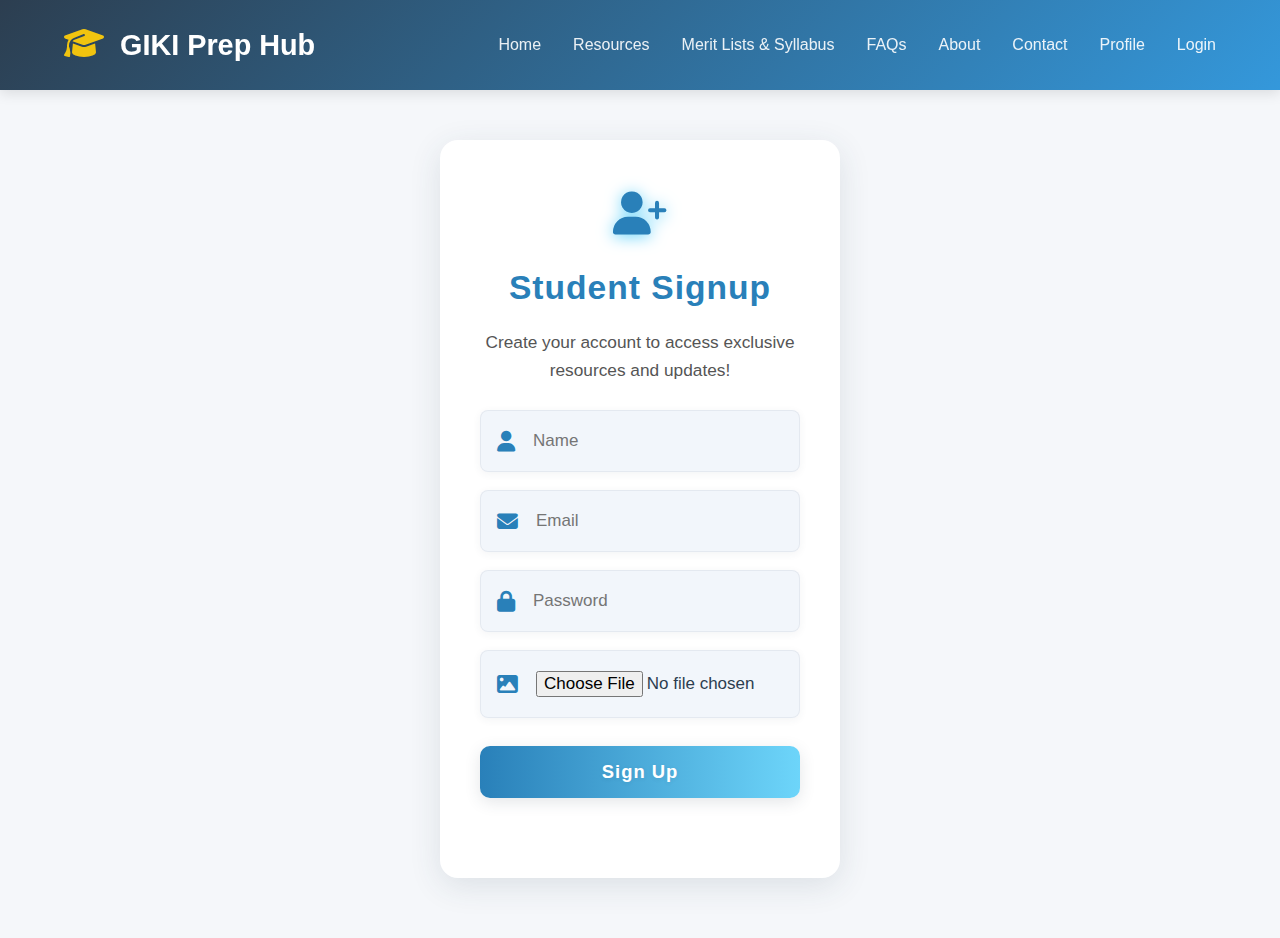
<file: signup.html>
<!DOCTYPE html>
<html lang="en">
<head>
    <meta charset="UTF-8">
    <meta name="viewport" content="width=device-width, initial-scale=1.0">
    <title>Student Signup - GIKI Prep Hub</title>
    <link rel="stylesheet" href="css/style.css">
    <link rel="stylesheet" href="css/signup.css">
    <link rel="stylesheet" href="css/home.css">
    <link rel="stylesheet" href="https://cdnjs.cloudflare.com/ajax/libs/font-awesome/6.4.0/css/all.min.css">
    <link rel="stylesheet" href="https://cdnjs.cloudflare.com/ajax/libs/animate.css/4.1.1/animate.min.css"/>
</head>
<body>
    <div id="toast-notification" class="toast-notification" style="display:none;">
        <span id="toast-message"></span>
        <button class="toast-close" aria-label="Close notification">&times;</button>
    </div>
    <nav class="navbar animate__animated animate__fadeIn">
        <div class="logo">
            <span class="logo-icon"><i class="fas fa-graduation-cap"></i></span>
            <span>GIKI Prep Hub</span>
        </div>
        <div class="nav-links">
            <a href="index.html">Home</a>
            <a href="resources.html">Resources</a>
            <a href="merit-syllabus.html">Merit Lists & Syllabus</a>
            <a href="faq.html">FAQs</a>
            <a href="about.html">About</a>
            <a href="contact.html">Contact</a>
            <a href="profile.html">Profile</a>
            <a href="login.html">Login</a>
        </div>
        <button class="mobile-menu-btn">☰</button>
    </nav>
    <section id="signup" class="animate__animated animate__fadeInDown">
        <div class="signup-header">
            <span class="signup-icon"><i class="fas fa-user-plus"></i></span>
            <h2>Student Signup</h2>
            <p class="signup-desc">Create your account to access exclusive resources and updates!</p>
        </div>
        <form id="signupForm">
            <div class="input-group">
                <span class="input-icon"><i class="fas fa-user"></i></span>
                <input type="text" name="name" placeholder="Name" required>
            </div>
            <div class="input-group">
                <span class="input-icon"><i class="fas fa-envelope"></i></span>
                <input type="email" name="email" placeholder="Email" required>
            </div>
            <div class="input-group">
                <span class="input-icon"><i class="fas fa-lock"></i></span>
                <input type="password" name="password" placeholder="Password" required>
            </div>
            <div class="input-group">
                <span class="input-icon"><i class="fas fa-image"></i></span>
                <input type="file" name="picture" accept="image/*" required>
            </div>
            <button type="submit" class="animate__animated animate__pulse animate__infinite">Sign Up</button>
        </form>
        <div id="signupMessage"></div>
    </section>
    <script src="js/signup.js"></script>
</body>
</html>
</file>
<file: css/style.css>
/* Profile Widget Styles */
/* Improved Profile Widget Styles */
.profile-widget {
    display: flex;
    align-items: center;
    gap: 0.8rem;
    margin-left: auto;
    margin-right: 0;
    background: linear-gradient(90deg, #6dd5fa 0%, #3498db 100%);
    border-radius: 50px;
    padding: 0.35rem 1.2rem 0.35rem 0.7rem;
    box-shadow: 0 2px 12px rgba(44,62,80,0.10);
    position: relative;
    z-index: 1001;
    min-width: 120px;
    max-width: 260px;
    font-size: 1rem;
    transition: box-shadow 0.2s, background 0.2s;
}
.profile-widget-img {
    width: 36px;
    height: 36px;
    border-radius: 50%;
    object-fit: cover;
    border: 2px solid #fff;
    background: #f5f7fa;
    box-shadow: 0 2px 8px rgba(52,152,219,0.10);
}
.profile-widget-name {
    font-weight: 600;
    color: #fff;
    font-size: 1rem;
    text-shadow: 0 2px 8px rgba(44,62,80,0.10);
    max-width: 90px;
    overflow: hidden;
    text-overflow: ellipsis;
    white-space: nowrap;
}
.profile-widget-link {
    color: #f1c40f;
    font-size: 0.95rem;
    text-decoration: none;
    font-weight: 500;
    margin-left: 0.5rem;
    transition: color 0.2s;
    background: none;
    border: none;
    padding: 0;
}
.profile-widget-link:hover {
    color: #fff;
    text-decoration: underline;
}
@media (max-width: 768px) {
    .profile-widget {
        padding: 0.25rem 0.7rem 0.25rem 0.4rem;
        font-size: 0.95rem;
        min-width: 90px;
        max-width: 180px;
        gap: 0.5rem;
    }
    .profile-widget-img {
        width: 28px;
        height: 28px;
    }
    .profile-widget-name {
        max-width: 60px;
        font-size: 0.95rem;
    }
}
/* Toast Notification Styles */
.toast-notification {
    position: fixed;
    bottom: 32px;
    right: 32px;
    background: linear-gradient(90deg, #6dd5fa 0%, #2980b9 100%);
    color: #fff;
    padding: 1rem 1.5rem;
    border-radius: 12px;
    box-shadow: 0 4px 16px rgba(44,62,80,0.13);
    font-size: 1rem;
    font-weight: 500;
    z-index: 3000;
    display: flex;
    align-items: center;
    gap: 1rem;
    animation: toastFadeIn 0.5s;
}
.toast-close {
    background: none;
    border: none;
    color: #fff;
    font-size: 1.3rem;
    cursor: pointer;
    margin-left: 0.5rem;
    opacity: 0.7;
    transition: opacity 0.2s;
}
.toast-close:hover {
    opacity: 1;
}
@keyframes toastFadeIn {
    0% { opacity: 0; transform: translateY(20px); }
    100% { opacity: 1; transform: translateY(0); }
}
.student-card:nth-child(1) .student-image img,
.student-card:nth-child(2) .student-image img,
.student-card:nth-child(3) .student-image img {
    border: none;
    box-shadow: 0 8px 32px rgba(52,152,219,0.18);
    filter: brightness(1.08) contrast(1.08);
    transition: box-shadow 0.3s, filter 0.3s, transform 0.3s;
}

.student-card:nth-child(1):hover .student-image img,
.student-card:nth-child(2):hover .student-image img,
.student-card:nth-child(3):hover .student-image img {
    box-shadow: 0 16px 48px rgba(52,152,219,0.25);
    filter: brightness(1.12) contrast(1.12);
}
/* Cool Alumnus Card Styles */
.cool-card {
    position: relative;
    overflow: visible;
    border-radius: 18px;
    box-shadow: 0 8px 32px rgba(44,62,80,0.13);
    background: linear-gradient(135deg, #f1c40f 0%, #3498db 100%);
    color: #fff;
    transition: transform 0.3s, box-shadow 0.3s;
}
.cool-card:hover {
    transform: translateY(-12px) scale(1.03);
    box-shadow: 0 16px 48px rgba(52,152,219,0.18);
}
.cool-card .student-info {
        background: rgba(255,255,255,0.85);
        border-radius: 0 0 18px 18px;
        color: #2c3e50;
        padding: 20px;
        box-shadow: 0 2px 8px rgba(52,152,219,0.07);
}
.cool-card .student-info h3 {
        color: #2c3e50;
        font-weight: 700;
        font-size: 1.2rem;
        margin-bottom: 8px;
}
.cool-card .student-info p {
        color: #444;
        margin: 4px 0;
        font-size: 1rem;
        font-weight: 500;
}
.cool-card .student-info i {
        margin-right: 7px;
        color: #3498db;
}
.student-image {
    position: relative;
    z-index: 1;
}
.student-image img {
    border-radius: 18px 18px 0 0;
    box-shadow: 0 4px 16px rgba(52,152,219,0.10);
    width: 100%;
    height: 200px;
    object-fit: cover;
    transition: transform 0.3s;
}
.cool-card:hover .student-image img {
    transform: scale(1.05) rotate(-2deg);
}
.student-glow {
    position: absolute;
    top: 50%;
    left: 50%;
    width: 90%;
    height: 80%;
    background: radial-gradient(circle, rgba(241,196,15,0.18) 0%, rgba(52,152,219,0.12) 80%);
    filter: blur(18px);
    z-index: 0;
    transform: translate(-50%, -50%);
    pointer-events: none;
}
/* Animate.css delay helpers for more dramatic effect */
.animate__delay-1s { animation-delay: 0.2s; }
.animate__delay-2s { animation-delay: 0.4s; }
.animate__delay-3s { animation-delay: 0.6s; }
.animate__delay-4s { animation-delay: 0.8s; }
.animate__delay-5s { animation-delay: 1.0s; }
.animate__delay-6s { animation-delay: 1.2s; }
.animate__delay-7s { animation-delay: 1.4s; }
/* Motivation Section Styles */
.motivation-section {
    display: flex;
    justify-content: center;
    align-items: center;
    margin: 2rem 0 3rem 0;
}

.motivation-card {
    background: linear-gradient(135deg, #f1c40f 0%, #3498db 100%);
    color: #fff;
    padding: 2.5rem 2rem 2rem 2rem;
    border-radius: 18px;
    box-shadow: 0 8px 32px rgba(44,62,80,0.13);
    max-width: 600px;
    text-align: center;
    position: relative;
    font-family: 'Poppins', sans-serif;
}

.motivation-icon {
    font-size: 2.5rem;
    color: #fff;
    opacity: 0.7;
    margin-bottom: 1rem;
}

.motivation-quote {
    font-size: 1.35rem;
    font-weight: 500;
    margin-bottom: 1.2rem;
    line-height: 1.6;
    text-shadow: 0 2px 8px rgba(44,62,80,0.10);
}

.motivation-author {
    font-size: 1rem;
    font-weight: 600;
    color: #2c3e50;
    background: rgba(255,255,255,0.18);
    border-radius: 8px;
    padding: 0.4rem 1rem;
    display: inline-block;
    margin-top: 0.5rem;
}
/* Base Styles */
* {
    margin: 0;
    padding: 0;
    box-sizing: border-box;
    font-family: 'Poppins', sans-serif;
}

/* Notification Popup Styles */

/* Notification Popup Styles (login required) */
.notification-popup {
    position: fixed;
    top: 50%;
    left: 50%;
    transform: translate(-50%, -50%);
    background: linear-gradient(135deg, #f1c40f 0%, #3498db 100%);
    color: #fff;
    min-width: 340px;
    max-width: 420px;
    width: 90%;
    padding: 0;
    border-radius: 18px;
    box-shadow: 0 8px 32px rgba(44,62,80,0.18);
    z-index: 2000;
    display: flex;
    flex-direction: column;
    align-items: center;
    justify-content: center;
    animation: popupScaleFadeIn 0.7s cubic-bezier(0.23, 1, 0.32, 1);
}
.notification-actions {
    display: flex;
    gap: 1rem;
    justify-content: center;
    margin: 1.2rem 0 1rem 0;
}
.notification-actions .btn {
    padding: 0.7rem 1.5rem;
    background: #fff;
    color: #3498db;
    border-radius: 50px;
    font-weight: 600;
    border: none;
    text-decoration: none;
    font-size: 1rem;
    box-shadow: 0 2px 8px rgba(44,62,80,0.10);
    transition: background 0.2s, color 0.2s;
}
.notification-actions .btn:hover {
    background: #3498db;
    color: #fff;
}

@keyframes popupScaleFadeIn {
    0% {
        opacity: 0;
        transform: translate(-50%, -50%) scale(0.7);
    }
    60% {
        opacity: 1;
        transform: translate(-50%, -50%) scale(1.05);
    }
    100% {
        opacity: 1;
        transform: translate(-50%, -50%) scale(1);
    }
}
.notification-content {
    width: 100%;
    padding: 1.5rem 2.2rem 1.2rem 1.5rem;
    display: flex;
    flex-direction: column;
    gap: 0.7rem;
}
.notification-header {
    display: flex;
    align-items: center;
    gap: 0.7rem;
    margin-bottom: 0.5rem;
}
.notification-icon {
    font-size: 1.7rem;
    color: #fff;
    filter: drop-shadow(0 2px 8px rgba(44,62,80,0.10));
}
.notification-title {
    font-size: 1.15rem;
    font-weight: 700;
    letter-spacing: 0.5px;
    color: #fff;
    text-shadow: 0 2px 8px rgba(44,62,80,0.10);
}
.notification-messages {
    display: flex;
    flex-direction: column;
    gap: 0.3rem;
}
.notification-message {
    font-size: 1rem;
    font-weight: 500;
    color: #fff;
    text-shadow: 0 2px 8px rgba(44,62,80,0.10);
    line-height: 1.5;
}
.notification-message.main-message {
    font-size: 1.08rem;
    font-weight: 600;
    margin-bottom: 0.2rem;
}
.notification-close {
    background: rgba(255,255,255,0.18);
    border: none;
    color: #fff;
    font-size: 1.3rem;
    border-radius: 50%;
    width: 2.2rem;
    height: 2.2rem;
    cursor: pointer;
    display: flex;
    align-items: center;
    justify-content: center;
    transition: background 0.2s;
    margin: 1rem 1rem 0 0;
    position: absolute;
    top: 0;
    right: 0;
}
.notification-close:hover {
    background: rgba(255,255,255,0.35);
}
@media (max-width: 600px) {
    .notification-popup {
        font-size: 0.95rem;
        min-width: 220px;
        max-width: 98vw;
        top: 50%;
        left: 50%;
        transform: translate(-50%, -50%);
    }
    .notification-content {
        padding: 1.1rem 1.2rem 1rem 1rem;
    }
    .notification-title {
        font-size: 1rem;
    }
    .notification-close {
        width: 2rem;
        height: 2rem;
        font-size: 1.1rem;
        margin: 0.7rem 0.7rem 0 0;
    }
}


body {
    background-color: #f5f7fa;
    color: #333;
    line-height: 1.6;
    padding-top: 80px;
}

/* Navbar Styles */
.navbar {
    display: flex;
    justify-content: space-between;
    align-items: center;
    padding: 1.2rem 5%;
    background: linear-gradient(135deg, #2c3e50 0%, #3498db 100%);
    box-shadow: 0 4px 12px rgba(0, 0, 0, 0.1);
    position: fixed;
    width: 100%;
    top: 0;
    z-index: 1000;
    transition: all 0.3s ease;
}

.navbar.scrolled {
    padding: 0.8rem 5%;
    background: rgba(44, 62, 80, 0.98);
    backdrop-filter: blur(10px);
}

.logo {
    font-size: 1.8rem;
    font-weight: 700;
    color: white;
    display: flex;
    align-items: center;
    gap: 0.5rem;
}

.logo-icon {
    font-size: 2rem;
    color: #f1c40f;
}

.nav-links {
    display: flex;
    gap: 2rem;
    align-items: center;
}

.nav-links a {
    text-decoration: none;
    color: rgba(255, 255, 255, 0.9);
    font-weight: 500;
    transition: all 0.3s;
    position: relative;
    padding: 0.5rem 0;
}

.nav-links a::after {
    content: '';
    position: absolute;
    width: 0;
    height: 2px;
    bottom: 0;
    left: 0;
    background-color: #f1c40f;
    transition: width 0.3s;
}

.nav-links a:hover::after,
.nav-links a.active::after {
    width: 100%;
}

.nav-links a.active, 
.nav-links a:hover {
    color: white;
}

.cta-button {
    padding: 0.6rem 1.5rem;
    background-color: #f1c40f;
    color: #2c3e50;
    border-radius: 50px;
    font-weight: 600;
    transition: all 0.3s;
    border: none;
    cursor: pointer;
}

.cta-button:hover {
    background-color: #f39c12;
    transform: translateY(-2px);
    box-shadow: 0 4px 12px rgba(241, 196, 15, 0.3);
}

.mobile-menu-btn {
    display: none;
    background: none;
    border: none;
    color: white;
    font-size: 1.8rem;
    cursor: pointer;
}

/* Hero Section */
.hero-section {
    height: 100vh;
    display: flex;
    align-items: center;
    justify-content: center;
    text-align: center;
    position: relative;
    overflow: hidden;
}

.container {
    max-width: 1200px;
    margin: 0 auto;
    padding: 0 2rem;
    position: relative;
    z-index: 2;
}

.hero-section h1 {
    font-size: 3rem;
    margin-bottom: 1rem;
    color: #2c3e50;
}

.hero-section p {
    font-size: 1.2rem;
    margin-bottom: 2rem;
    color: #7f8c8d;
    max-width: 700px;
    margin-left: auto;
    margin-right: auto;
}

/* Floating Elements */
.floating-elements {
    position: absolute;
    width: 100%;
    height: 100%;
    top: 0;
    left: 0;
    overflow: hidden;
    z-index: 1;
}

.floating-element {
    position: absolute;
    border-radius: 50%;
    background: rgba(52, 152, 219, 0.1);
}

.floating-element:nth-child(1) {
    width: 300px;
    height: 300px;
    top: -50px;
    left: -50px;
}

.floating-element:nth-child(2) {
    width: 200px;
    height: 200px;
    bottom: 100px;
    right: 100px;
}

.floating-element:nth-child(3) {
    width: 150px;
    height: 150px;
    bottom: 200px;
    left: 200px;
}

/* Students Section */
.students-section {
    padding: 60px 20px;
    background-color: #f9f9f9;
    text-align: center;
}

.students-container {
    display: flex;
    flex-wrap: wrap;
    justify-content: center;
    gap: 30px;
    margin-top: 40px;
    max-width: 1200px;
    margin-left: auto;
    margin-right: auto;
}

.student-card {
    background: white;
    border-radius: 10px;
    overflow: hidden;
    box-shadow: 0 5px 15px rgba(0,0,0,0.1);
    transition: transform 0.3s ease;
    width: 280px;
}

.student-card:hover {
    transform: translateY(-10px);
}

.student-image {
    height: 200px;
    overflow: hidden;
}

.student-image img {
    width: 100%;
    height: 100%;
    object-fit: cover;
    border-radius: 18px 18px 0 0;
    border: none;
    box-shadow: 0 8px 32px rgba(52,152,219,0.18);
    filter: brightness(1.08) contrast(1.08);
    transition: box-shadow 0.3s, filter 0.3s, transform 0.3s;
}

/* Fix Saad Fida image alignment if needed */
.student-card img[alt="Saad Fida"] {
    width: 100%;
    height: 200px;
    object-fit: cover;
    display: block;
    margin: 0 auto;
    border-radius: 18px 18px 0 0;
}


.student-card:hover .student-image img {
    transform: scale(1.07) rotate(-2deg);
    box-shadow: 0 16px 48px rgba(52,152,219,0.25);
    filter: brightness(1.12) contrast(1.12);
}

.student-info {
    padding: 20px;
    text-align: center;
}

.student-info h3 {
    margin-bottom: 10px;
    color: #2c3e50;
}

.student-info p {
    margin: 5px 0;
    color: #7f8c8d;
}

.student-info .department {
    font-weight: bold;
    color: #3498db;
}

.student-info .merit {
    font-style: italic;
}

.btn {
    display: inline-block;
    padding: 12px 30px;
    background-color: #3498db;
    color: white;
    text-decoration: none;
    border-radius: 30px;
    transition: all 0.3s ease;
}

.btn:hover {
    background-color: #2980b9;
    transform: translateY(-3px);
    box-shadow: 0 5px 15px rgba(0,0,0,0.2);
}

/* Quiz Container */
.quiz-container {
    max-width: 800px;
    margin: 2rem auto;
    padding: 2rem;
    background: #f9f9f9;
    border-radius: 10px;
    box-shadow: 0 0 20px rgba(0,0,0,0.1);
}

.controls {
    display: flex;
    gap: 1rem;
    margin-bottom: 2rem;
}

#topic-filter {
    padding: 0.5rem;
    border-radius: 5px;
    border: 1px solid #ddd;
}

#start-quiz {
    padding: 0.5rem 1rem;
    background: #4CAF50;
    color: white;
    border: none;
    border-radius: 5px;
    cursor: pointer;
}

/* Question Card */
.question-card {
    background: white;
    padding: 1.5rem;
    border-radius: 8px;
    box-shadow: 0 2px 5px rgba(0,0,0,0.1);
}

.options {
    display: grid;
    grid-template-columns: 1fr 1fr;
    gap: 1rem;
    margin: 1.5rem 0;
}

.option-btn, .option {
    padding: 0.8rem;
    background: #f0f0f0;
    border: 1px solid #ddd;
    border-radius: 5px;
    cursor: pointer;
    transition: all 0.2s;
}

.option-btn:hover, .option:hover {
    background: #e0e0e0;
}

.option.selected {
    background-color: #3498db;
    color: white;
    border-color: #2980b9;
}

/* Results */
.quiz-result {
    text-align: center;
    padding: 2rem;
}

.correct { 
    background-color: #2ecc71 !important;
    color: white !important;
}

.wrong, .incorrect { 
    background-color: #e74c3c !important;
    color: white !important;
}

.timer { 
    color: #2196F3; 
}

.restart-btn {
    padding: 0.8rem 1.5rem;
    background: #2196F3;
    color: white;
    border: none;
    border-radius: 5px;
    margin-top: 1rem;
    cursor: pointer;
}

#question-display {
    padding: 20px;
    border: 1px solid #eee;
    border-radius: 5px;
    margin-bottom: 20px;
    min-height: 100px;
}

.question {
    font-size: 18px;
    margin-bottom: 15px;
}

#result {
    font-weight: bold;
    margin-bottom: 20px;
    min-height: 24px;
}

#quiz-progress {
    text-align: right;
    color: #7f8c8d;
}

.navigation {
    display: flex;
    justify-content: space-between;
    margin-top: 20px;
}

.navigation button {
    padding: 8px 15px;
}

button:hover {
    background-color: #2980b9;
}

button:disabled {
    background-color: #95a5a6;
    cursor: not-allowed;
}

/* Footer */
.footer {
    background-color: #2c3e50;
    color: white;
    padding: 2rem 0;
    text-align: center;
}

.footer-content {
    max-width: 1200px;
    margin: 0 auto;
    padding: 0 2rem;
}

.footer-bottom {
    margin-top: 1.5rem;
    padding-top: 1.5rem;
    border-top: 1px solid rgba(255,255,255,0.1);
}

/* Responsive Styles */
@media (max-width: 768px) {
    .navbar {
        padding: 1rem 5%;
    }
    
    .nav-links {
        position: fixed;
        top: 70px;
        left: -100%;
        width: 80%;
        height: calc(100vh - 70px);
        background: #2c3e50;
        flex-direction: column;
        align-items: flex-start;
        padding: 2rem;
        gap: 1.5rem;
        transition: left 0.3s ease;
        z-index: 999;
    }
    
    .nav-links.active {
        left: 0;
    }
    
    .mobile-menu-btn {
        display: block;
    }
    
    .hero-section h1 {
        font-size: 2.2rem;
    }

    .hero-section p {
        font-size: 1rem;
    }
    
    .students-container {
        flex-direction: column;
        align-items: center;
    }
    
    .student-card {
        width: 90%;
    }
    
    .options {
        grid-template-columns: 1fr;
    }
}
/* Countdown Timer Styles */
.countdown-container {
    text-align: center;
    max-width: 600px;
    margin: 0 auto;
    padding: 2rem;
    font-family: 'Poppins', sans-serif;
    background: rgba(255,255,255,0.7);
    border-radius: 20px;
    box-shadow: 0 8px 32px rgba(44,62,80,0.12);
    backdrop-filter: blur(6px);
    border: 1px solid rgba(52,152,219,0.08);
    position: relative;
    margin-bottom: 2rem;
}

.countdown-title {
    font-size: 2.5rem;
    color: #2c3e50;
    margin-bottom: 1.5rem;
    position: relative;
    display: inline-block;
    font-weight: 700;
    letter-spacing: 1px;
    text-shadow: 0 2px 8px rgba(52,152,219,0.08);
}

.countdown-title::after {
  content: '';
  position: absolute;
  width: 60%;
  height: 4px;
  background: linear-gradient(90deg, #3498db, #f1c40f);
  bottom: -10px;
  left: 20%;
  border-radius: 2px;
  animation: expandLine 0.8s ease-out forwards;
}

.countdown-timer {
    display: flex;
    justify-content: center;
    gap: 1.5rem;
    margin: 2rem 0;
    flex-wrap: wrap;
    background: rgba(255,255,255,0.4);
    border-radius: 16px;
    box-shadow: 0 4px 16px rgba(52,152,219,0.07);
    padding: 1rem 0.5rem;
}

.countdown-unit {
    display: flex;
    flex-direction: column;
    align-items: center;
    min-width: 100px;
    background: rgba(255,255,255,0.6);
    border-radius: 12px;
    box-shadow: 0 2px 8px rgba(52,152,219,0.06);
    padding: 0.5rem 0.5rem;
    transition: box-shadow 0.3s;
    position: relative;
    margin: 0 0.2rem;
    box-shadow: 0 8px 24px rgba(52,152,219,0.13);
    background: rgba(255,255,255,0.85);
}

.countdown-value {
    font-size: 3rem;
    font-weight: 700;
    color: #2c3e50;
    background: rgba(255,255,255,0.95);
    padding: 1rem 1.5rem;
    border-radius: 14px;
    box-shadow: 0 6px 18px rgba(52,152,219,0.10);
    margin-bottom: 0.5rem;
    position: relative;
    overflow: hidden;
    transition: all 0.3s ease;
    border: 1px solid rgba(52,152,219,0.08);
}

.countdown-value::before {
    content: '';
    position: absolute;
    top: 0;
    left: 0;
    width: 100%;
    height: 4px;
    background: linear-gradient(90deg, #3498db, #f1c40f);
    animation: rainbow 8s linear infinite;
    opacity: 0.7;
}

.countdown-label {
    font-size: 1rem;
    text-transform: uppercase;
    letter-spacing: 2px;
    color: #7f8c8d;
    font-weight: 600;
    text-shadow: 0 1px 4px rgba(52,152,219,0.07);
}

.exam-date {
    font-size: 1.2rem;
    color: #7f8c8d;
    margin-top: 1rem;
    text-shadow: 0 1px 4px rgba(52,152,219,0.07);
}

.exam-date strong {
  color: #2c3e50;
  font-weight: 700;
}

/* Animations */
@keyframes expandLine {
  from { transform: scaleX(0); }
  to { transform: scaleX(1); }
}

@keyframes rainbow {
  0% { background-position: 0% 50%; }
  50% { background-position: 100% 50%; }
  100% { background-position: 0% 50%; }
}

/* Number Change Animation */
.countdown-value.changing {
  animation: pulse 0.5s ease;
}

@keyframes pulse {
  0% { transform: scale(1); }
  50% { transform: scale(1.05); }
  100% { transform: scale(1); }
}

/* Hover Effects */
.countdown-value:hover {
  transform: translateY(-5px);
  box-shadow: 0 8px 25px rgba(0,0,0,0.15);
}

/* Responsive Design */
@media (max-width: 768px) {
  .countdown-unit {
    min-width: 80px;
  }
  
  .countdown-value {
    font-size: 2rem;
    padding: 0.8rem 1rem;
  }
  
  .countdown-label {
    font-size: 0.8rem;
  }
}

@media (max-width: 480px) {
  .countdown-timer {
    gap: 0.8rem;
  }
  
  .countdown-unit {
    min-width: 70px;
  }
  
  .countdown-value {
    font-size: 1.8rem;
  }
  
  .countdown-label {
    letter-spacing: 1px;
  }
}
/* FAQ Section Styles */
.faq-section {
    padding: 5rem 0;
    background-color: #f9f9f9;
}

.section-title {
    text-align: center;
    font-size: 2.5rem;
    color: #2c3e50;
    margin-bottom: 1rem;
    position: relative;
}

.section-title::after {
    content: '';
    position: absolute;
    width: 80px;
    height: 4px;
    background: linear-gradient(90deg, #3498db, #f1c40f);
    bottom: -10px;
    left: 50%;
    transform: translateX(-50%);
    border-radius: 2px;
}

.section-subtitle {
    text-align: center;
    color: #7f8c8d;
    font-size: 1.2rem;
    margin-bottom: 3rem;
}

.faq-container {
    max-width: 800px;
    margin: 0 auto;
}

.faq-item {
    margin-bottom: 1rem;
    border-radius: 8px;
    overflow: hidden;
    box-shadow: 0 2px 10px rgba(0,0,0,0.1);
    background-color: white;
    transition: all 0.3s ease;
}

.faq-item:hover {
    box-shadow: 0 5px 15px rgba(0,0,0,0.1);
}

.faq-question {
    padding: 1.5rem;
    display: flex;
    justify-content: space-between;
    align-items: center;
    cursor: pointer;
    transition: all 0.3s ease;
}

.faq-question h3 {
    font-size: 1.1rem;
    color: #2c3e50;
    margin: 0;
    flex: 1;
}

.faq-question:hover {
    background-color: #f5f7fa;
}

.toggle-icon {
    font-size: 1.5rem;
    font-weight: bold;
    color: #3498db;
    transition: all 0.3s ease;
    margin-left: 1rem;
}

.faq-answer {
    max-height: 0;
    overflow: hidden;
    transition: max-height 0.3s ease;
    padding: 0 1.5rem;
}

.faq-answer p {
    padding-bottom: 1.5rem;
    color: #7f8c8d;
    line-height: 1.6;
}

/* Active state */
.faq-item.active .faq-question {
    background-color: #f5f7fa;
}

.faq-item.active .toggle-icon {
    transform: rotate(45deg);
}

.faq-item.active .faq-answer {
    max-height: 300px;
}

/* Responsive Design */
@media (max-width: 768px) {
    .faq-section {
        padding: 3rem 0;
    }
    
    .section-title {
        font-size: 2rem;
    }
    
    .faq-question {
        padding: 1rem;
    }
    
    .faq-question h3 {
        font-size: 1rem;
    }
}
</file>
<file: css/home.css>
:root {
    --primary: #2c3e50;
    --secondary: #3498db;
    --accent: #f1c40f;
    --accent-dark: #f39c12;
    --text-dark: #2c3e50;
    --text-light: #7f8c8d;
    --background: #f5f7fa;
}

* {
    margin: 0;
    padding: 0;
    box-sizing: border-box;
    font-family: 'Poppins', sans-serif;
}

body {
    line-height: 1.6;
    color: var(--text-dark);
    background-color: var(--background);
    overflow-x: hidden;
    padding-top: 80px;
}

.container {
    max-width: 1200px;
    margin: 0 auto;
    padding: 0 20px;
}

/* Notification Popup */
.notification-popup {
    position: fixed;
    top: 50%;
    left: 50%;
    transform: translate(-50%, -50%);
    background: linear-gradient(135deg, var(--secondary) 0%, var(--accent) 100%);
    color: #fff;
    min-width: 340px;
    max-width: 480px;
    width: 90%;
    padding: 0;
    border-radius: 18px;
    box-shadow: 0 8px 32px rgba(44,62,80,0.18);
    z-index: 2000;
    display: flex;
    align-items: flex-start;
    justify-content: center;
    animation: popupScaleFadeIn 0.7s cubic-bezier(0.23, 1, 0.32, 1);
}

@keyframes popupScaleFadeIn {
    0% {
        opacity: 0;
        transform: translate(-50%, -50%) scale(0.7);
    }
    60% {
        opacity: 1;
        transform: translate(-50%, -50%) scale(1.05);
    }
    100% {
        opacity: 1;
        transform: translate(-50%, -50%) scale(1);
    }
}

.notification-content {
    width: 100%;
    padding: 1.5rem 2.2rem 1.2rem 1.5rem;
    display: flex;
    flex-direction: column;
    gap: 0.7rem;
}

.notification-header {
    display: flex;
    align-items: center;
    gap: 0.7rem;
    margin-bottom: 0.5rem;
}

.notification-icon {
    font-size: 1.7rem;
    color: #fff;
    filter: drop-shadow(0 2px 8px rgba(44,62,80,0.10));
}

.notification-title {
    font-size: 1.15rem;
    font-weight: 700;
    letter-spacing: 0.5px;
    color: #fff;
    text-shadow: 0 2px 8px rgba(44,62,80,0.10);
}

.notification-messages {
    display: flex;
    flex-direction: column;
    gap: 0.3rem;
}

.notification-message {
    font-size: 1rem;
    font-weight: 500;
    color: #fff;
    text-shadow: 0 2px 8px rgba(44,62,80,0.10);
    line-height: 1.5;
}

.notification-message.main-message {
    font-size: 1.08rem;
    font-weight: 600;
    margin-bottom: 0.2rem;
}

.notification-close {
    background: rgba(255,255,255,0.18);
    border: none;
    color: #fff;
    font-size: 1.3rem;
    border-radius: 50%;
    width: 2.2rem;
    height: 2.2rem;
    cursor: pointer;
    display: flex;
    align-items: center;
    justify-content: center;
    transition: background 0.2s;
    margin: 1rem 1rem 0 0;
    position: absolute;
    top: 0;
    right: 0;
}

.notification-close:hover {
    background: rgba(255,255,255,0.35);
}

@media (max-width: 600px) {
    .notification-popup {
        font-size: 0.95rem;
        min-width: 220px;
        max-width: 98vw;
        top: 50%;
        left: 50%;
        transform: translate(-50%, -50%);
    }
    .notification-content {
        padding: 1.1rem 1.2rem 1rem 1rem;
    }
    .notification-title {
        font-size: 1rem;
    }
    .notification-close {
        width: 2rem;
        height: 2rem;
        font-size: 1.1rem;
        margin: 0.7rem 0.7rem 0 0;
    }
}

/* Navigation */
.navbar {
    display: flex;
    justify-content: space-between;
    align-items: center;
    padding: 1.2rem 5%;
    background: linear-gradient(135deg, var(--primary) 0%, var(--secondary) 100%);
    box-shadow: 0 4px 12px rgba(0, 0, 0, 0.1);
    position: fixed;
    width: 100%;
    top: 0;
    z-index: 1000;
    transition: all 0.3s ease;
}

.navbar.scrolled {
    padding: 0.8rem 5%;
    background: rgba(44, 62, 80, 0.98);
    backdrop-filter: blur(10px);
}

.logo {
    font-size: 1.8rem;
    font-weight: 700;
    color: white;
    display: flex;
    align-items: center;
    gap: 0.5rem;
}

.logo-icon {
    font-size: 2rem;
    color: var(--accent);
}

.nav-links {
    display: flex;
    gap: 2rem;
    align-items: center;
}

.nav-links a {
    text-decoration: none;
    color: rgba(255, 255, 255, 0.9);
    font-weight: 500;
    transition: all 0.3s;
    position: relative;
    padding: 0.5rem 0;
}

.nav-links a::after {
    content: '';
    position: absolute;
    width: 0;
    height: 2px;
    bottom: 0;
    left: 0;
    background-color: var(--accent);
    transition: width 0.3s;
}

.nav-links a:hover::after,
.nav-links a.active::after {
    width: 100%;
}

.nav-links a.active, 
.nav-links a:hover {
    color: white;
}

.cta-button {
    padding: 0.6rem 1.5rem;
    background-color: var(--accent);
    color: var(--primary);
    border-radius: 50px;
    font-weight: 600;
    transition: all 0.3s;
    border: none;
    cursor: pointer;
}

.cta-button:hover {
    background-color: var(--accent-dark);
    transform: translateY(-2px);
    box-shadow: 0 4px 12px rgba(241, 196, 15, 0.3);
}

.mobile-menu-btn {
    display: none;
    background: none;
    border: none;
    color: white;
    font-size: 1.8rem;
    cursor: pointer;
}

/* Hero Section */
.hero-section {
    background: linear-gradient(135deg, var(--primary), var(--secondary));
    color: white;
    text-align: center;
    position: relative;
    overflow: hidden;
    min-height: 100vh;
    display: flex;
    flex-direction: column;
    align-items: center;
    justify-content: center;
    padding: 70px 20px 100px;
}

.hero-content {
    position: relative;
    z-index: 2;
    max-width: 900px;
    margin: 0 auto;
}

.hero-section h1 {
    font-size: 3.5rem;
    margin-bottom: 1.5rem;
    line-height: 1.2;
    text-shadow: 0 2px 10px rgba(0,0,0,0.1);
}

.hero-section p {
    font-size: 1.3rem;
    max-width: 800px;
    margin: 0 auto 3rem;
    opacity: 0.9;
}

/* Buttons */
.hero-buttons {
    display: flex;
    gap: 15px;
    justify-content: center;
    flex-wrap: wrap;
}

.cta-button {
    background-color: var(--accent);
    color: var(--primary);
    padding: 1rem 2.5rem;
    border: none;
    border-radius: 50px;
    font-weight: 600;
    font-size: 1.1rem;
    cursor: pointer;
    transition: all 0.3s ease;
    display: inline-flex;
    align-items: center;
    box-shadow: 0 4px 15px rgba(0,0,0,0.1);
}

.cta-button:hover {
    background-color: var(--accent-dark);
    transform: translateY(-3px);
    box-shadow: 0 10px 25px rgba(0,0,0,0.2);
}

.secondary-button {
    background-color: transparent;
    color: white;
    padding: 1rem 2rem;
    border: 2px solid rgba(255,255,255,0.3);
    border-radius: 50px;
    font-weight: 600;
    font-size: 1.1rem;
    cursor: pointer;
    transition: all 0.3s ease;
    display: inline-flex;
    align-items: center;
    gap: 8px;
}

.secondary-button:hover {
    background-color: rgba(255,255,255,0.1);
    border-color: rgba(255,255,255,0.5);
}

/* Floating Elements */
.floating-elements {
    position: absolute;
    width: 100%;
    height: 100%;
    top: 0;
    left: 0;
    overflow: hidden;
    z-index: 1;
}

.floating-element {
    position: absolute;
    background: rgba(255,255,255,0.1);
    border-radius: 50%;
}

.floating-element:nth-child(1) {
    width: 150px;
    height: 150px;
    top: 20%;
    left: 10%;
    animation: float 15s infinite linear;
}

.floating-element:nth-child(2) {
    width: 200px;
    height: 200px;
    top: 60%;
    left: 70%;
    animation: float 18s infinite linear reverse;
}

.floating-element:nth-child(3) {
    width: 100px;
    height: 100px;
    top: 80%;
    left: 30%;
    animation: float 12s infinite linear 2s;
}

/* Scroll Indicator */
.scroll-indicator {
    position: absolute;
    bottom: 30px;
    left: 50%;
    transform: translateX(-50%);
    color: white;
    font-size: 1.5rem;
    cursor: pointer;
    z-index: 2;
    animation: bounce 2s infinite;
}

/* Students Section */
.students-section {
    padding: 4rem 2rem;
    background-color: #fff;
}

.section-header {
    text-align: center;
    margin-bottom: 3rem;
}

.section-header h2 {
    font-size: 2rem;
    color: var(--primary);
    margin-bottom: 1rem;
}

.divider {
    width: 80px;
    height: 3px;
    background-color: var(--accent);
    margin: 0 auto;
}

.students-container {
    display: flex;
    justify-content: center;
    flex-wrap: wrap;
    gap: 2rem;
    max-width: 1200px;
    margin: 0 auto;
}

/* Cool Alumnus Card Styles - FIXED */
.cool-card {
    position: relative;
    overflow: visible;
    border-radius: 18px;
    box-shadow: 0 8px 32px rgba(44,62,80,0.13);
    background: linear-gradient(135deg, var(--accent) 0%, var(--secondary) 100%);
    color: #fff;
    transition: transform 0.3s, box-shadow 0.3s;
    flex: 0 0 calc(25% - 2rem);
    min-width: 250px;
    max-width: 280px;
    display: flex;
    flex-direction: column;
}

.cool-card:hover {
    transform: translateY(-12px) scale(1.03);
    box-shadow: 0 16px 48px rgba(52,152,219,0.18);
}

.cool-card .student-info {
    background: rgba(255,255,255,0.85);
    border-radius: 0 0 18px 18px;
    color: var(--primary);
    padding: 20px;
    box-shadow: 0 2px 8px rgba(52,152,219,0.07);
    flex-grow: 1;
    display: flex;
    flex-direction: column;
    justify-content: center;
}

.cool-card .student-info h3 {
    color: var(--primary);
    font-weight: 700;
    font-size: 1.2rem;
    margin-bottom: 8px;
    text-align: center;
}

.cool-card .student-info p {
    color: #444;
    margin: 4px 0;
    font-size: 1rem;
    font-weight: 500;
    text-align: center;
}

.cool-card .student-info i {
    margin-right: 7px;
    color: var(--secondary);
}

.student-image {
    position: relative;
    z-index: 1;
    width: 150px;
    height: 150px;
    margin: 0 auto;
    margin-top: 20px;
    border-radius: 50%;
    overflow: hidden;
    border: 4px solid rgba(255, 255, 255, 0.3);
    box-shadow: 0 4px 16px rgba(52,152,219,0.15);
}

.student-image img {
    width: 100%;
    height: 100%;
    object-fit: cover;
    transition: transform 0.3s;
}

.cool-card:hover .student-image img {
    transform: scale(1.1);
}

.student-glow {
    position: absolute;
    top: 50%;
    left: 50%;
    width: 90%;
    height: 90%;
    background: radial-gradient(circle, rgba(241,196,15,0.18) 0%, rgba(52,152,219,0.12) 80%);
    filter: blur(18px);
    z-index: 0;
    transform: translate(-50%, -50%);
    pointer-events: none;
    border-radius: 50%;
}

/* Fix for specific images */
.student-image img[alt="Hamza Iqbal"],
.student-image img[alt="Mamoon Rasheed"],
.student-image img[alt="Talha Ahmad Shah"],
.student-image img[alt="Muhammad Azlan Khan"],
.student-image img[alt="Daniyal Khan"],
.student-image img[alt="Muhammad Shahkaar"],
.student-image img[alt="Saad Fida"] {
    object-position: center top;
}

/* Animate.css delay helpers for more dramatic effect */
.animate__delay-1s { animation-delay: 0.2s; }
.animate__delay-2s { animation-delay: 0.4s; }
.animate__delay-3s { animation-delay: 0.6s; }
.animate__delay-4s { animation-delay: 0.8s; }
.animate__delay-5s { animation-delay: 1.0s; }
.animate__delay-6s { animation-delay: 1.2s; }
.animate__delay-7s { animation-delay: 1.4s; }

/* Motivation Section */
.motivation-section {
    display: flex;
    justify-content: center;
    align-items: center;
    margin: 2rem 0 3rem 0;
    padding: 2rem 0;
    max-width: 800px;
    margin: 0 auto;
}

.motivation-card {
    background: linear-gradient(135deg, var(--accent) 0%, var(--secondary) 100%);
    color: #fff;
    padding: 2.5rem 2rem 2rem 2rem;
    border-radius: 18px;
    box-shadow: 0 8px 32px rgba(44,62,80,0.13);
    max-width: 600px;
    text-align: center;
    position: relative;
}

.motivation-icon {
    font-size: 2.5rem;
    color: #fff;
    opacity: 0.7;
    margin-bottom: 1rem;
}

.motivation-quote {
    font-size: 1.35rem;
    font-weight: 500;
    margin-bottom: 1.2rem;
    line-height: 1.6;
    text-shadow: 0 2px 8px rgba(44,62,80,0.10);
}

.motivation-author {
    font-size: 1rem;
    font-weight: 600;
    color: var(--primary);
    background: rgba(255,255,255,0.18);
    border-radius: 8px;
    padding: 0.4rem 1rem;
    display: inline-block;
    margin-top: 0.5rem;
}

/* Countdown Timer Styles */
.countdown-container {
    text-align: center;
    max-width: 600px;
    margin: 0 auto;
    padding: 2rem;
    background: rgba(255,255,255,0.7);
    border-radius: 20px;
    box-shadow: 0 8px 32px rgba(44,62,80,0.12);
    backdrop-filter: blur(6px);
    border: 1px solid rgba(52,152,219,0.08);
    position: relative;
    margin-bottom: 2rem;
}

.countdown-title {
    font-size: 2.5rem;
    color: var(--primary);
    margin-bottom: 1.5rem;
    position: relative;
    display: inline-block;
    font-weight: 700;
    letter-spacing: 1px;
    text-shadow: 0 2px 8px rgba(52,152,219,0.08);
}

.countdown-title::after {
    content: '';
    position: absolute;
    width: 60%;
    height: 4px;
    background: linear-gradient(90deg, var(--secondary), var(--accent));
    bottom: -10px;
    left: 20%;
    border-radius: 2px;
    animation: expandLine 0.8s ease-out forwards;
}

.countdown-timer {
    display: flex;
    justify-content: center;
    gap: 1.5rem;
    margin: 2rem 0;
    flex-wrap: wrap;
    background: rgba(255,255,255,0.4);
    border-radius: 16px;
    box-shadow: 0 4px 16px rgba(52,152,219,0.07);
    padding: 1rem 0.5rem;
}

.countdown-unit {
    display: flex;
    flex-direction: column;
    align-items: center;
    min-width: 100px;
    background: rgba(255,255,255,0.85);
    border-radius: 12px;
    box-shadow: 0 8px 24px rgba(52,152,219,0.13);
    padding: 0.5rem;
    transition: box-shadow 0.3s;
    position: relative;
    margin: 0 0.2rem;
}

.countdown-value {
    font-size: 3rem;
    font-weight: 700;
    color: var(--primary);
    background: rgba(255,255,255,0.95);
    padding: 1rem 1.5rem;
    border-radius: 14px;
    box-shadow: 0 6px 18px rgba(52,152,219,0.10);
    margin-bottom: 0.5rem;
    position: relative;
    overflow: hidden;
    transition: all 0.3s ease;
    border: 1px solid rgba(52,152,219,0.08);
}

.countdown-value::before {
    content: '';
    position: absolute;
    top: 0;
    left: 0;
    width: 100%;
    height: 4px;
    background: linear-gradient(90deg, var(--secondary), var(--accent));
    animation: rainbow 8s linear infinite;
    opacity: 0.7;
}

.countdown-label {
    font-size: 1rem;
    text-transform: uppercase;
    letter-spacing: 2px;
    color: var(--text-light);
    font-weight: 600;
    text-shadow: 0 1px 4px rgba(52,152,219,0.07);
}

.exam-date {
    font-size: 1.2rem;
    color: var(--text-light);
    margin-top: 1rem;
    text-shadow: 0 1px 4px rgba(52,152,219,0.07);
}

.exam-date strong {
    color: var(--primary);
    font-weight: 700;
}

/* Footer */
.footer {
    background-color: var(--primary);
    color: white;
    padding: 2rem 1rem;
    text-align: center;
}

.footer-content {
    max-width: 1200px;
    margin: 0 auto;
    display: flex;
    flex-direction: column;
    gap: 1.5rem;
}

.footer-logo {
    display: flex;
    align-items: center;
    justify-content: center;
    gap: 10px;
    font-size: 1.5rem;
    font-weight: 700;
}

.footer-links {
    display: flex;
    justify-content: center;
    gap: 1.5rem;
    flex-wrap: wrap;
}

.footer-links a {
    color: white;
    text-decoration: none;
    transition: color 0.3s;
}

.footer-links a:hover {
    color: var(--accent);
}

.social-links {
    margin-top: 1rem;
}

.footer-bottom {
    margin-top: 2rem;
    padding-top: 1.5rem;
    border-top: 1px solid rgba(255,255,255,0.1);
    font-size: 0.9rem;
    opacity: 0.8;
}

/* Keyframes */
@keyframes float {
    0% {
        transform: translateY(0) rotate(0deg);
        opacity: 1;
    }
    100% {
        transform: translateY(-1000px) rotate(720deg);
        opacity: 0;
    }
}

@keyframes bounce {
    0%, 20%, 50%, 80%, 100% {
        transform: translateY(0) translateX(-50%);
    }
    40% {
        transform: translateY(-20px) translateX(-50%);
    }
    60% {
        transform: translateY(-10px) translateX(-50%);
    }
}

@keyframes expandLine {
    from { transform: scaleX(0); }
    to { transform: scaleX(1); }
}

@keyframes rainbow {
    0% { background-position: 0% 50%; }
    50% { background-position: 100% 50%; }
   100% { background-position: 0% 50%; }
}

@keyframes pulse {
    0% { transform: scale(1); }
    50% { transform: scale(1.05); }
    100% { transform: scale(1); }
}

/* Responsive Styles */
@media (max-width: 1024px) {
    .cool-card {
        flex: 0 0 calc(33.333% - 2rem);
    }
}

@media (max-width: 768px) {
    .hero-section h1 {
        font-size: 2.5rem;
    }
    
    .hero-section p {
        font-size: 1.1rem;
    }

    .hero-buttons {
        flex-direction: column;
        gap: 10px;
    }

    .cta-button, .secondary-button {
        width: 100%;
        justify-content: center;
    }

    .floating-element:nth-child(1) {
        width: 100px;
        height: 100px;
    }

    .floating-element:nth-child(2) {
        width: 150px;
        height: 150px;
    }

    .nav-links {
        display: none;
        position: fixed;
        top: 80px;
        left: 0;
        width: 100%;
        background: var(--primary);
        flex-direction: column;
        padding: 2rem;
        gap: 1.5rem;
        box-shadow: 0 4px 12px rgba(0,0,0,0.1);
    }

    .nav-links.active {
        display: flex;
    }

    .mobile-menu-btn {
        display: block;
    }

    .cool-card {
        flex: 0 0 calc(50% - 2rem);
    }

    .countdown-timer {
        gap: 1rem;
    }

    .countdown-unit {
        min-width: 60px;
    }

    .countdown-value {
        font-size: 2rem;
        width: 60px;
    }
}

@media (max-width: 480px) {
    .hero-section h1 {
        font-size: 2rem;
    }
    
    .hero-section p {
        font-size: 1rem;
    }

    .cool-card {
        flex: 0 0 100%;
    }

    .countdown-timer {
        flex-wrap: wrap;
    }

    .countdown-unit {
        flex: 0 0 calc(50% - 1rem);
    }
    
    .student-image {
        width: 120px;
        height: 120px;
    }
}
</file>
<file: css/about.css>
/* About Section */
.about-section {
    padding: 8rem 0 4rem;
    background-color: #f8fafc;
    min-height: 100vh;
}

.about-section h1 {
    text-align: center;
    font-size: 2.5rem;
    margin-bottom: 3rem;
    color: #1e293b;
    position: relative;
}

.about-section h1::after {
    content: '';
    position: absolute;
    bottom: -10px;
    left: 50%;
    transform: translateX(-50%);
    width: 80px;
    height: 4px;
    background: linear-gradient(90deg, #2563eb, #3b82f6);
    border-radius: 2px;
}

/* Content Layout */
.about-content {
    max-width: 1000px;
    margin: 0 auto;
    display: flex;
    flex-direction: column;
    gap: 3rem;
}

.about-text {
    background: white;
    padding: 2.5rem;
    border-radius: 12px;
    box-shadow: 0 5px 20px rgba(0, 0, 0, 0.08);
    line-height: 1.8;
}

.about-text p {
    margin-bottom: 1.5rem;
    color: #475569;
    font-size: 1.1rem;
}

.about-text p:last-child {
    margin-bottom: 0;
}

/* Stats Grid */
.stats-grid {
    display: grid;
    grid-template-columns: repeat(auto-fit, minmax(200px, 1fr));
    gap: 1.5rem;
}

.stat-card {
    background: white;
    border-radius: 12px;
    padding: 2rem;
    text-align: center;
    box-shadow: 0 5px 15px rgba(0, 0, 0, 0.05);
    transition: transform 0.3s;
}

.stat-card:hover {
    transform: translateY(-5px);
    box-shadow: 0 8px 25px rgba(0, 0, 0, 0.1);
}

.stat-number {
    font-size: 2.5rem;
    font-weight: 700;
    color: #2563eb;
    margin-bottom: 0.5rem;
    background: linear-gradient(135deg, #2563eb, #3b82f6);
    -webkit-background-clip: text;
    background-clip: text;
    -webkit-text-fill-color: transparent;
}

.stat-label {
    font-size: 1.1rem;
    color: #64748b;
    font-weight: 500;
}

/* Responsive Design */
@media (max-width: 768px) {
    .about-content {
        gap: 2rem;
    }
    
    .about-text {
        padding: 1.5rem;
    }
    
    .stats-grid {
        grid-template-columns: 1fr;
    }
}
</file>
<file: css/resources.css>
/* ===== ENHANCED VARIABLES ===== */
:root {
  /* Colors - refined palette (blue removed from backgrounds) */
  --color-primary: #4a5568;
  --color-primary-light: #718096;
  --color-primary-dark: #2d3748;
  --color-text-dark: #1a202c;
  --color-text-mid: #4a5568;
  --color-text-light: #f7fafc;
  --color-bg-light: #f8fafc;
  --color-bg-white: #fff;
  --color-border: #e2e8f0;
  --color-accent: #e53e3e;
  --color-success: #38a169;
  --color-warning: #d69e2e;
  --color-card-1: #f56565;
  --color-card-2: #4299e1;
  --color-card-3: #48bb78;
  
  /* Spacing */
  --spacing-xs: 0.5rem;
  --spacing-sm: 0.8rem;
  --spacing-md: 1rem;
  --spacing-lg: 1.5rem;
  --spacing-xl: 2rem;
  --spacing-xxl: 2.5rem;
  
  /* Border radius */
  --radius-sm: 6px;
  --radius-md: 8px;
  --radius-lg: 12px;
  --radius-xl: 16px;
  
  /* Shadows - refined for subtlety */
  --shadow-sm: 0 2px 4px rgba(0, 0, 0, 0.04);
  --shadow-md: 0 4px 12px rgba(0, 0, 0, 0.06);
  --shadow-lg: 0 8px 24px rgba(0, 0, 0, 0.08);
  --shadow-primary: 0 4px 12px rgba(0, 0, 0, 0.1);
  
  /* Transitions */
  --transition-fast: 0.2s ease;
  --transition-normal: 0.3s ease;
  --transition-slow: 0.5s ease;
}

/* ===== RESET & BASE ===== */
* {
  box-sizing: border-box;
  margin: 0;
  padding: 0;
}

body {
  font-family: -apple-system, BlinkMacSystemFont, 'Segoe UI', Roboto, Oxygen, Ubuntu, sans-serif;
  line-height: 1.6;
  color: var(--color-text-dark);
  background-color: var(--color-bg-light);
}

.resources-section {
  padding: 8rem 0 4rem;
  background-color: var(--color-bg-light);
  min-height: 100vh;
}

.resources-section h1 {
  text-align: center;
  font-size: 2.5rem;
  margin-bottom: var(--spacing-xxl);
  color: var(--color-text-dark);
  position: relative;
  font-weight: 700;
  letter-spacing: -0.025em;
}

.resources-section h1::after {
  content: '';
  position: absolute;
  bottom: -10px;
  left: 50%;
  transform: translateX(-50%);
  width: 80px;
  height: 4px;
  background: linear-gradient(90deg, var(--color-card-1), var(--color-card-2), var(--color-card-3));
  border-radius: 2px;
}

/* ===== TAB NAVIGATION ===== */
.resource-tabs {
  display: flex;
  justify-content: center;
  flex-wrap: wrap;
  gap: var(--spacing-sm);
  margin-bottom: 3rem;
  padding: 0 var(--spacing-md);
}

.tab-button {
  padding: var(--spacing-sm) 1.8rem;
  background: var(--color-bg-white);
  border: 1px solid var(--color-border);
  border-radius: var(--radius-md);
  font-weight: 600;
  color: var(--color-text-mid);
  cursor: pointer;
  transition: all var(--transition-normal);
  font-size: 1rem;
  box-shadow: var(--shadow-sm);
}

.tab-button.active {
  background: var(--color-primary);
  color: var(--color-text-light);
  box-shadow: var(--shadow-primary);
  border-color: var(--color-primary);
}

.tab-button:hover:not(.active) {
  background: var(--color-bg-light);
  color: var(--color-primary-dark);
  border-color: var(--color-primary-light);
  transform: translateY(-2px);
  box-shadow: var(--shadow-md);
}

/* ===== CONTENT AREA ===== */
.resource-content {
  background: var(--color-bg-white);
  border-radius: var(--radius-lg);
  padding: var(--spacing-xxl);
  box-shadow: var(--shadow-md);
  min-height: 400px;
  margin: 0 auto;
  max-width: 1200px;
  transition: all var(--transition-normal);
}

.tab-content {
  display: none;
  animation: fadeIn 0.5s ease;
}

.tab-content.active {
  display: block;
}

.resource-content h2 {
  color: var(--color-text-dark);
  margin-bottom: var(--spacing-lg);
  font-size: 1.8rem;
  padding-bottom: var(--spacing-xs);
  border-bottom: 2px solid var(--color-border);
  font-weight: 600;
}

/* ===== GRID LAYOUTS ===== */
.resource-grid,
.past-papers-grid {
  display: grid;
  grid-template-columns: repeat(auto-fill, minmax(280px, 1fr));
  gap: var(--spacing-lg);
}

/* ===== CARD COMPONENTS ===== */
.resource-card,
.past-paper-card {
  background: var(--color-bg-white);
  border-radius: var(--radius-md);
  padding: var(--spacing-lg);
  transition: all var(--transition-normal);
  border: 1px solid var(--color-border);
  display: flex;
  flex-direction: column;
  position: relative;
  overflow: hidden;
}

.resource-card::before,
.past-paper-card::before {
  content: '';
  position: absolute;
  top: 0;
  left: 0;
  width: 100%;
  height: 4px;
  background: linear-gradient(90deg, var(--color-card-1), var(--color-card-2), var(--color-card-3));
  transform: scaleX(0);
  transform-origin: left;
  transition: transform var(--transition-normal);
}

.resource-card:hover::before,
.past-paper-card:hover::before {
  transform: scaleX(1);
}

.resource-card:hover,
.past-paper-card:hover {
  transform: translateY(-5px);
  box-shadow: var(--shadow-lg);
  border-color: var(--color-border);
}

.resource-card h3,
.past-paper-card h3 {
  color: var(--color-text-dark);
  margin-bottom: var(--spacing-sm);
  font-size: 1.2rem;
  line-height: 1.4;
  font-weight: 600;
}

.past-paper-card h3 {
  font-size: 1.1rem;
}

.resource-card p,
.past-paper-card p {
  color: var(--color-text-mid);
  margin-bottom: var(--spacing-lg);
  font-size: 0.95rem;
  line-height: 1.6;
  flex-grow: 1;
}

/* ===== BUTTONS & LINKS ===== */
.resource-link {
  display: inline-flex;
  align-items: center;
  padding: var(--spacing-xs) 1.2rem;
  background: var(--color-primary);
  color: var(--color-text-light);
  border-radius: var(--radius-sm);
  text-decoration: none;
  font-weight: 500;
  font-size: 0.9rem;
  transition: all var(--transition-normal);
  align-self: flex-start;
  gap: var(--spacing-xs);
  border: none;
  cursor: pointer;
}

.resource-link:hover {
  background: var(--color-primary-dark);
  transform: translateY(-2px);
  box-shadow: var(--shadow-md);
}

.download-btn {
  display: flex;
  align-items: center;
  gap: var(--spacing-xs);
  margin-top: var(--spacing-xs);
}

/* ===== LECTURE CARDS ===== */
.lecture-card {
  background: var(--color-bg-white);
  border-radius: var(--radius-lg);
  padding: var(--spacing-xl);
  transition: all var(--transition-normal);
  border: 1px solid var(--color-border);
  display: flex;
  flex-direction: column;
  position: relative;
  overflow: hidden;
  box-shadow: var(--shadow-sm);
}

.lecture-card::before {
  content: '';
  position: absolute;
  top: 0;
  left: 0;
  width: 100%;
  height: 4px;
  background: linear-gradient(90deg, var(--color-card-1), var(--color-card-2), var(--color-card-3));
  transform: scaleX(0);
  transform-origin: left;
  transition: transform var(--transition-normal);
}

.lecture-card:hover::before {
  transform: scaleX(1);
}

.lecture-card:hover {
  transform: translateY(-5px);
  box-shadow: var(--shadow-lg);
}

.lecture-card h3 {
  color: var(--color-text-dark);
  margin-bottom: var(--spacing-sm);
  font-size: 1.4rem;
  line-height: 1.4;
  font-weight: 700;
}

.lecture-card p {
  color: var(--color-text-mid);
  margin-bottom: var(--spacing-lg);
  font-size: 1rem;
  line-height: 1.6;
  flex-grow: 1;
}

.lecture-card .resource-link {
  align-self: flex-start;
  margin-top: auto;
}

/* Physics card specific */
.lecture-card:nth-child(1)::before {
  background: var(--color-card-1);
}

/* Math card specific */
.lecture-card:nth-child(2)::before {
  background: var(--color-card-2);
}

/* English card specific */
.lecture-card:nth-child(3)::before {
  background: var(--color-card-3);
}

/* ===== SPECIAL COMPONENTS ===== */
.section-description {
  text-align: center;
  color: var(--color-text-mid);
  margin-bottom: var(--spacing-xl);
  font-size: 1.1rem;
  max-width: 800px;
  margin-left: auto;
  margin-right: auto;
  line-height: 1.7;
}

.paper-icon {
  font-size: 2rem;
  color: var(--color-accent);
  margin-bottom: var(--spacing-md);
}

.paper-details {
  display: flex;
  gap: var(--spacing-md);
  margin-bottom: var(--spacing-lg);
  flex-wrap: wrap;
}

.detail {
  display: flex;
  align-items: center;
  gap: 0.4rem;
  font-size: 0.85rem;
  color: var(--color-text-mid);
  background: var(--color-bg-light);
  padding: 0.3rem 0.7rem;
  border-radius: var(--radius-sm);
}

.detail i {
  color: var(--color-primary);
}

.practice-tests {
  margin-top: var(--spacing-xl);
  padding-top: var(--spacing-xl);
  border-top: 2px solid var(--color-border);
}

.practice-tests h3 {
  color: var(--color-text-dark);
  margin-bottom: var(--spacing-lg);
  text-align: center;
  font-size: 1.5rem;
}

.best-card {
  background: var(--color-bg-white);
  color: var(--color-text-dark);
  border-radius: var(--radius-xl);
  box-shadow: var(--shadow-lg);
  position: relative;
  overflow: hidden;
  transition: transform var(--transition-normal), box-shadow var(--transition-normal);
  border: 1px solid var(--color-border);
}

.best-card::before {
  background: linear-gradient(90deg, var(--color-card-1), var(--color-card-2), var(--color-card-3));
  height: 6px;
}

.best-card:hover {
  transform: translateY(-8px);
  box-shadow: var(--shadow-lg);
}

.best-card h3 {
  color: var(--color-text-dark);
  font-weight: 700;
}

.best-card p {
  color: var(--color-text-mid);
  font-weight: 500;
}

.best-card .resource-link {
  background: var(--color-primary);
  color: var(--color-text-light);
  font-weight: 600;
  border-radius: var(--radius-md);
}

.best-card .resource-link:hover {
  background: var(--color-primary-dark);
  color: var(--color-text-light);
  transform: translateY(-2px);
}

.resource-icon {
  font-size: 2.2rem;
  color: var(--color-text-light);
  background: var(--color-primary);
  border-radius: 50%;
  width: 48px;
  height: 48px;
  display: flex;
  align-items: center;
  justify-content: center;
  margin-bottom: var(--spacing-md);
  box-shadow: var(--shadow-md);
  position: relative;
  left: 0;
  transition: transform var(--transition-normal);
}

.resource-card:hover .resource-icon {
  transform: scale(1.1);
}

.no-resources {
  text-align: center;
  color: var(--color-text-mid);
  font-size: 1.1rem;
  padding: var(--spacing-xl);
  grid-column: 1 / -1;
  background: var(--color-bg-light);
  border-radius: var(--radius-md);
  border: 1px dashed var(--color-border);
}

/* ===== ANIMATIONS ===== */
@keyframes fadeIn {
  from { 
    opacity: 0; 
    transform: translateY(10px);
  }
  to { 
    opacity: 1; 
    transform: translateY(0);
  }
}

@keyframes slideInUp {
  from {
    opacity: 0;
    transform: translateY(20px);
  }
  to {
    opacity: 1;
    transform: translateY(0);
  }
}

@keyframes spin {
  0% { transform: rotate(0deg); }
  100% { transform: rotate(360deg); }
}

.animate-in {
  animation: slideInUp 0.6s ease forwards;
}

.resource-link.loading {
  position: relative;
  color: transparent;
}

.resource-link.loading::after {
  content: '';
  position: absolute;
  width: 16px;
  height: 16px;
  top: 50%;
  left: 50%;
  margin: -8px 0 0 -8px;
  border: 2px solid transparent;
  border-top-color: currentColor;
  border-radius: 50%;
  animation: spin 0.8s linear infinite;
}

/* ===== RESPONSIVE DESIGN ===== */
@media (max-width: 1024px) {
  .resource-content {
    padding: var(--spacing-xl);
  }
  
  .resource-grid, 
  .past-papers-grid,
  .lectures-grid {
    grid-template-columns: repeat(auto-fill, minmax(250px, 1fr));
  }
}

@media (max-width: 768px) {
  .resources-section {
    padding: 6rem 0 2rem;
  }
  
  .resources-section h1 {
    font-size: 2rem;
    margin-bottom: var(--spacing-xl);
  }
  
  .resource-tabs {
    gap: var(--spacing-xs);
    margin-bottom: var(--spacing-xl);
  }
  
  .tab-button {
    padding: 0.6rem 1.2rem;
    font-size: 0.9rem;
  }
  
  .resource-content {
    padding: var(--spacing-lg);
    min-height: 300px;
    border-radius: var(--radius-md);
  }
  
  .resource-content h2 {
    font-size: 1.5rem;
  }
  
  .lecture-card {
    padding: var(--spacing-lg);
  }
  
  .mobile-menu-btn {
    display: block;
  }
  
  .nav-links {
    display: none;
    flex-direction: column;
    position: absolute;
    top: 100%;
    left: 0;
    right: 0;
    background-color: var(--color-bg-white);
    padding: var(--spacing-md);
    z-index: 1000;
    box-shadow: var(--shadow-lg);
    border-radius: 0 0 var(--radius-md) var(--radius-md);
  }
  
  .nav-links.active {
    display: flex;
  }
  
  .nav-links a {
    padding: var(--spacing-sm) 0;
    border-bottom: 1px solid var(--color-border);
    color: var(--color-text-dark);
  }
  
  .nav-links a:last-child {
    border-bottom: none;
  }
}

@media (max-width: 480px) {
  .resources-section {
    padding: 5rem 0 1.5rem;
  }
  
  .resources-section h1 {
    font-size: 1.8rem;
    margin-bottom: var(--spacing-lg);
  }
  
  .resource-tabs {
    flex-direction: column;
    align-items: center;
    gap: 0.75rem;
  }
  
  .tab-button {
    width: 100%;
    max-width: 200px;
    text-align: center;
  }
  
  .resource-grid, 
  .past-papers-grid,
  .lectures-grid {
    grid-template-columns: 1fr;
  }
  
  .resource-card, 
  .past-paper-card,
  .lecture-card {
    padding: 1.25rem;
  }
  
  .paper-details {
    flex-direction: column;
    gap: var(--spacing-xs);
  }
  
  .resource-content {
    padding: var(--spacing-md);
  }
}

.mobile-menu-btn {
  display: none;
  background: none;
  border: none;
  color: var(--color-text-dark);
  font-size: 1.5rem;
  cursor: pointer;
  padding: var(--spacing-xs);
}

/* Lectures grid specific */
.lectures-grid {
  display: grid;
  grid-template-columns: repeat(auto-fill, minmax(300px, 1fr));
  gap: var(--spacing-xl);
  margin-top: var(--spacing-xl);
}
</file>
<file: css/contact.css>
/* Contact Section Styles */
.contact-section {
    padding: 8rem 0 4rem;
    background-color: #f8fafc;
    min-height: 100vh;
}

.contact-section h1 {
    text-align: center;
    font-size: 2.5rem;
    margin-bottom: 3rem;
    color: #1e293b;
    position: relative;
    display: inline-block;
    left: 50%;
    transform: translateX(-50%);
}

.contact-section h1::after {
    content: '';
    position: absolute;
    bottom: -10px;
    left: 0;
    width: 100%;
    height: 4px;
    background: linear-gradient(90deg, #2563eb, #3b82f6);
    border-radius: 2px;
}

.contact-container {
    display: flex;
    justify-content: space-between;
    max-width: 1200px;
    margin: 0 auto;
    padding: 0 2rem;
    gap: 3rem;
}

/* Creator Profile Styles */
.creator-container {
    display: flex;
    justify-content: space-between;
    max-width: 1200px;
    margin: 0 auto;
    padding: 0 2rem;
    gap: 3rem;
}

.creator-profile {
    flex: 1;
    background: #ffffff;
    padding: 2.5rem;
    border-radius: 12px;
    box-shadow: 0 5px 20px rgba(0, 0, 0, 0.08);
    text-align: center;
}

.creator-photo {
    width: 200px;
    height: 200px;
    border-radius: 50%;
    object-fit: cover;
    margin-bottom: 1.5rem;
    border: 5px solid #f1f5f9;
}

.creator-profile h2 {
    font-size: 1.8rem;
    color: #1e293b;
    margin-bottom: 0.5rem;
}

.creator-profile h3 {
    font-size: 1.2rem;
    color: #3b82f6;
    margin-bottom: 1.5rem;
    font-weight: 500;
}

.creator-profile p {
    color: #475569;
    line-height: 1.6;
    max-width: 500px;
    margin: 0 auto;
}

/* Contact Info Styles (kept from original) */
.contact-info {
    flex: 0.8;
    background: #ffffff;
    padding: 2.5rem;
    border-radius: 12px;
    box-shadow: 0 5px 20px rgba(0, 0, 0, 0.08);
}

.contact-info h3 {
    font-size: 1.5rem;
    margin-bottom: 1.5rem;
    color: #1e293b;
}

.info-item {
    display: flex;
    align-items: center;
    margin-bottom: 1.5rem;
    color: #475569;
}

.info-item .icon {
    font-size: 1.3rem;
    margin-right: 1rem;
    color: #2563eb;
}

/* Footer */
.footer {
    text-align: center;
    padding: 1.5rem;
    background: #ffffff;
    margin-top: auto;
    box-shadow: 0 -2px 10px rgba(0, 0, 0, 0.05);
}

/* Responsive Design */
@media (max-width: 768px) {
    .creator-container,
    .contact-container {
        flex-direction: column;
    }

    .contact-section h1 {
        font-size: 2rem;
    }

    .creator-profile {
        margin-bottom: 2rem;
    }
}
</file>
<file: css/creator.css>
/* Profile Card Styles for profile.html */
.profile-container {
    max-width: 500px;
    margin: 60px auto;
    background: #fff;
    border-radius: 18px;
    box-shadow: 0 8px 32px rgba(44,62,80,0.13);
    padding: 2.5rem 2rem 2rem 2rem;
    text-align: center;
}
.profile-card {
    display: flex;
    flex-direction: column;
    align-items: center;
    gap: 1.5rem;
    margin-bottom: 2rem;
}
.profile-img {
    width: 120px;
    height: 120px;
    border-radius: 50%;
    object-fit: cover;
    box-shadow: 0 4px 16px rgba(52,152,219,0.18);
    border: 4px solid #3498db;
    background: #f5f7fa;
}
.profile-info {
    background: rgba(52,152,219,0.07);
    border-radius: 12px;
    padding: 1.2rem 2rem;
    box-shadow: 0 2px 8px rgba(52,152,219,0.07);
    color: #2c3e50;
    font-size: 1.1rem;
    width: 100%;
    max-width: 320px;
}
.profile-info p {
    margin: 0.7rem 0;
    font-weight: 500;
}
#logout-btn {
    padding: 0.7rem 2rem;
    background: linear-gradient(90deg, #6dd5fa 0%, #2980b9 100%);
    color: #fff;
    border: none;
    border-radius: 50px;
    font-weight: 600;
    font-size: 1rem;
    box-shadow: 0 2px 8px rgba(52,152,219,0.10);
    cursor: pointer;
    transition: background 0.2s, transform 0.2s;
    margin-top: 1rem;
}
#logout-btn:hover {
    background: linear-gradient(90deg, #2980b9 0%, #6dd5fa 100%);
    transform: translateY(-2px);
}
.creator-section {
    padding: 80px 0;
    background-color: #f5f7fa;
}

.creator-profile {
    text-align: center;
    margin-bottom: 40px;
}

.creator-avatar {
    width: 150px;
    height: 150px;
    margin: 0 auto 20px;
    background-color: #3498db;
    color: white;
    border-radius: 50%;
    display: flex;
    align-items: center;
    justify-content: center;
    font-size: 3.5rem;
    font-weight: bold;
}

.creator-title {
    color: #7f8c8d;
    font-size: 1.2rem;
    margin-top: 10px;
}

.creator-bio {
    max-width: 800px;
    margin: 0 auto;
    background: white;
    padding: 30px;
    border-radius: 8px;
    box-shadow: 0 4px 6px rgba(0,0,0,0.1);
}

.creator-bio h2 {
    color: #2c3e50;
    margin: 25px 0 15px;
}

.creator-bio p {
    line-height: 1.6;
    margin-bottom: 15px;
}

.social-links {
    display: flex;
    justify-content: center;
    gap: 20px;
    margin-top: 40px;
}

.social-icon {
    width: 40px;
    height: 40px;
    border-radius: 50%;
    display: flex;
    align-items: center;
    justify-content: center;
    color: white;
    font-weight: bold;
    text-decoration: none;
    transition: transform 0.3s ease;
}

.social-icon:hover {
    transform: translateY(-3px);
}

.linkedin { background-color: #0077b5; }
.facebook { background-color: #3b5998; }
.email { background-color: #d44638; }
</file>
<file: css/signup.css>
/* css/signup.css */
/* Use base styles from style.css */
/* Navbar Styling */
.navbar {
    width: 100%;
    background: rgba(255,255,255,0.85);
    box-shadow: 0 2px 16px rgba(44,62,80,0.08);
    display: flex;
    align-items: center;
    justify-content: space-between;
    padding: 0.7rem 2.5vw;
    position: sticky;
    top: 0;
    z-index: 10;
}
.logo {
    display: flex;
    align-items: center;
    font-size: 1.3rem;
    font-weight: 600;
    color: #2980b9;
}
.logo-icon {
    font-size: 2rem;
    margin-right: 8px;
    color: #2980b9;
}
.nav-links {
    display: flex;
    gap: 1.2rem;
}
.nav-links a {
    text-decoration: none;
    color: #2c3e50;
    font-weight: 500;
    font-size: 1rem;
    padding: 6px 16px;
    border-radius: 6px;
    transition: background 0.2s, color 0.2s;
}
.nav-links a.active, .nav-links a:hover {
    background: linear-gradient(90deg, #2980b9 0%, #6dd5fa 100%);
    color: #fff;
}
.mobile-menu-btn {
    display: none;
}
#signup {
    max-width: 400px;
    margin: 60px auto;
    background: #fff;
    padding: 40px 40px 30px 40px;
    border-radius: 18px;
    box-shadow: 0 8px 32px rgba(44, 62, 80, 0.12);
    text-align: center;
    position: relative;
    overflow: hidden;
    animation: floatCard 2s ease;
}
#login {
    max-width: 400px;
    margin: 60px auto;
    background: #fff;
    padding: 40px 40px 30px 40px;
    border-radius: 18px;
    box-shadow: 0 8px 32px rgba(44, 62, 80, 0.12);
    text-align: center;
    position: relative;
    overflow: hidden;
    animation: floatCard 2s ease;
}
#signup h2 {
    margin-bottom: 10px;
    color: #2980b9;
    font-size: 2.1rem;
    font-weight: 700;
    letter-spacing: 1px;
}
/* Signup header and icon */
#signup .signup-header {
    margin-bottom: 18px;
    display: flex;
    flex-direction: column;
    align-items: center;
    gap: 4px;
}
#signup .signup-icon {
    font-size: 2.7rem;
    color: #2980b9;
    margin-bottom: 8px;
    animation: bounceIcon 1.5s infinite;
    filter: drop-shadow(0 2px 8px #6dd5fa);
}
#signup .signup-desc {
    color: #555;
    font-size: 1.08rem;
    margin-bottom: 8px;
    font-weight: 500;
}
#signupForm input {
    width: 100%;
    padding: 12px 8px;
    border: none;
    background: transparent;
    font-size: 17px;
    outline: none;
    color: #2c3e50;
    font-weight: 500;
}
/* Input group styling */
#signupForm .input-group {
    display: flex;
    align-items: center;
    background: rgba(241,246,251,0.95);
    border-radius: 8px;
    margin-bottom: 18px;
    padding: 8px 16px;
    box-shadow: 0 2px 8px rgba(44,62,80,0.06);
    transition: box-shadow 0.2s;
    border: 1px solid rgba(44,62,80,0.07);
}
#signupForm .input-group:focus-within {
    box-shadow: 0 4px 16px rgba(44,62,80,0.13);
    border-color: #2980b9;
}
#signupForm .input-icon {
    color: #2980b9;
    font-size: 1.3rem;
    margin-right: 10px;
    transition: color 0.2s;
}
#signupForm button {
    width: 100%;
    padding: 15px;
    background: linear-gradient(90deg, #2980b9 0%, #6dd5fa 100%);
    color: #fff;
    border: none;
    border-radius: 10px;
    font-size: 1.15rem;
    font-weight: 600;
    cursor: pointer;
    margin-top: 10px;
    box-shadow: 0 4px 16px rgba(44,62,80,0.13);
    transition: background 0.2s, transform 0.2s;
    letter-spacing: 1px;
    text-shadow: 0 1px 4px rgba(44,62,80,0.10);
}
#signupForm button:hover {
    background: linear-gradient(90deg, #6dd5fa 0%, #2980b9 100%);
    transform: scale(1.05);
    box-shadow: 0 8px 24px rgba(44,62,80,0.18);
}
#signupMessage {
    margin-top: 22px;
    font-size: 1.13rem;
    min-height: 28px;
    font-weight: 600;
    transition: color 0.2s;
    text-align: center;
    letter-spacing: 0.5px;
}
@keyframes floatCard {
    0% { transform: translateY(40px) scale(0.98); opacity: 0; }
    100% { transform: translateY(0) scale(1); opacity: 1; }
}
@keyframes bounceIcon {
    0%, 100% { transform: translateY(0); }
    50% { transform: translateY(-10px); }
}
/* Responsive Design */
@media (max-width: 600px) {
    #signup {
        max-width: 98vw;
        padding: 18vw 2vw 10vw 2vw;
        margin: 18vw auto 8vw auto;
    }
    .navbar {
        flex-direction: column;
        padding: 2vw 2vw;
    }
    .nav-links {
        flex-wrap: wrap;
        gap: 0.7rem;
    }
    .logo {
        font-size: 1.1rem;
    }
}
</file>
<file: css/merit-syllabus.css>
/* Merit Lists & Syllabus Page Styles */
.merit-hero-section {
    background: linear-gradient(135deg, #2c3e50, #3498db);
    color: white;
    padding: 100px 0;
    text-align: center;
    position: relative;
    overflow: hidden;
}

.merit-section, .syllabus-section {
    padding: 60px 0;
    background-color: #f9f9f9;
}

.section-header {
    text-align: center;
    margin-bottom: 40px;
}

.section-header h2 {
    font-size: 2.5rem;
    color: #2c3e50;
    margin-bottom: 15px;
}

.section-header p {
    font-size: 1.1rem;
    color: #7f8c8d;
    max-width: 700px;
    margin: 0 auto;
}

.divider {
    height: 3px;
    width: 80px;
    background: #3498db;
    margin: 15px auto 25px;
}

/* Year Selector Styles */
.year-selector {
    display: flex;
    justify-content: center;
    flex-wrap: wrap;
    gap: 10px;
    margin-bottom: 30px;
}

.year-btn {
    padding: 8px 20px;
    background-color: #ecf0f1;
    border: none;
    border-radius: 30px;
    cursor: pointer;
    font-weight: 500;
    transition: all 0.3s ease;
}

.year-btn:hover {
    background-color: #3498db;
    color: white;
}

.year-btn.active {
    background-color: #3498db;
    color: white;
}

/* Merit Container Styles */
.merit-container {
    display: grid;
    grid-template-columns: repeat(auto-fill, minmax(300px, 1fr));
    gap: 25px;
    padding: 0 20px;
}

.merit-card {
    background-color: white;
    border-radius: 8px;
    overflow: hidden;
    box-shadow: 0 5px 15px rgba(0, 0, 0, 0.1);
    transition: transform 0.3s ease;
}

.merit-card:hover {
    transform: translateY(-5px);
}

.merit-img {
    width: 100%;
    height: 320px;
    object-fit: contain;
    background: #f5f7fa;
    border-radius: 16px;
    box-shadow: 0 8px 32px rgba(44,62,80,0.13);
    border: 2px solid #e1e8ed;
    margin: 0 auto;
    display: block;
    transition: transform 0.3s, box-shadow 0.3s;
}

.merit-card:hover .merit-img {
    transform: scale(1.04);
    box-shadow: 0 16px 48px rgba(52,152,219,0.18);
    border-color: #3498db;
}

.merit-info {
    padding: 20px;
}

.merit-info h3 {
    margin: 0 0 10px;
    color: #2c3e50;
}

.merit-info p {
    color: #7f8c8d;
    margin: 5px 0;
}

/* Syllabus Tab Styles */
.syllabus-tabs {
    display: flex;
    justify-content: center;
    margin-bottom: 30px;
}

.tab-btn {
    padding: 10px 30px;
    background-color: #ecf0f1;
    border: none;
    cursor: pointer;
    font-weight: 500;
    transition: all 0.3s ease;
    border-bottom: 3px solid transparent;
}

.tab-btn:first-child {
    border-radius: 5px 0 0 5px;
}

.tab-btn:last-child {
    border-radius: 0 5px 5px 0;
}

.tab-btn:hover {
    background-color: #d6eaf8;
}

.tab-btn.active {
    background-color: #3498db;
    color: white;
    border-bottom: 3px solid #2c3e50;
}

.tab-content {
    display: none;
    max-width: 800px;
    margin: 0 auto;
    padding: 0 20px;
}

.tab-content.active {
    display: block;
}

/* Syllabus Grid Layout */
.syllabus-grid {
    display: grid;
    grid-template-columns: repeat(auto-fit, minmax(260px, 1fr));
    gap: 24px;
    margin-top: 24px;
}
.syllabus-subject {
    margin-bottom: 0;
    background-color: white;
    padding: 25px;
    border-radius: 16px;
    box-shadow: 0 6px 24px rgba(52,152,219,0.10);
    display: flex;
    flex-direction: column;
    align-items: flex-start;
    min-height: 260px;
    transition: box-shadow 0.3s, transform 0.3s;
}
.syllabus-subject:hover {
    box-shadow: 0 16px 48px rgba(52,152,219,0.18);
    transform: translateY(-6px) scale(1.03);
}


.syllabus-subject {
    margin-bottom: 30px;
    background-color: white;
    padding: 25px;
    border-radius: 8px;
    box-shadow: 0 3px 10px rgba(0, 0, 0, 0.1);
}

.syllabus-subject h4 {
    color: #3498db;
    margin-bottom: 15px;
    font-size: 1.2rem;
    display: flex;
    align-items: center;
    gap: 10px;
    font-weight: 600;
}

.syllabus-subject h4 i {
    font-size: 1.1rem;
}

.syllabus-subject ul {
    list-style-type: none;
    padding-left: 0;
    width: 100%;
}

.syllabus-subject ul li {
    padding: 8px 0;
    border-bottom: 1px solid #ecf0f1;
    display: flex;
    align-items: center;
    font-size: 1rem;
    color: #2c3e50;
}

.syllabus-subject ul li:before {
    content: "•";
    color: #3498db;
    font-weight: bold;
    display: inline-block;
    width: 1em;
    margin-left: -1em;
}

/* Responsive Styles */
@media (max-width: 768px) {
    .syllabus-grid {
        grid-template-columns: 1fr;
    }
    .merit-container {
        grid-template-columns: 1fr;
    }
    
    .syllabus-tabs {
        flex-direction: column;
    }
    
    .tab-btn {
        border-radius: 0;
        border-bottom: 1px solid #bdc3c7;
    }
    
    .tab-btn:first-child {
        border-radius: 5px 5px 0 0;
    }
    
    .tab-btn:last-child {
        border-radius: 0 0 5px 5px;
    }
}
</file>
